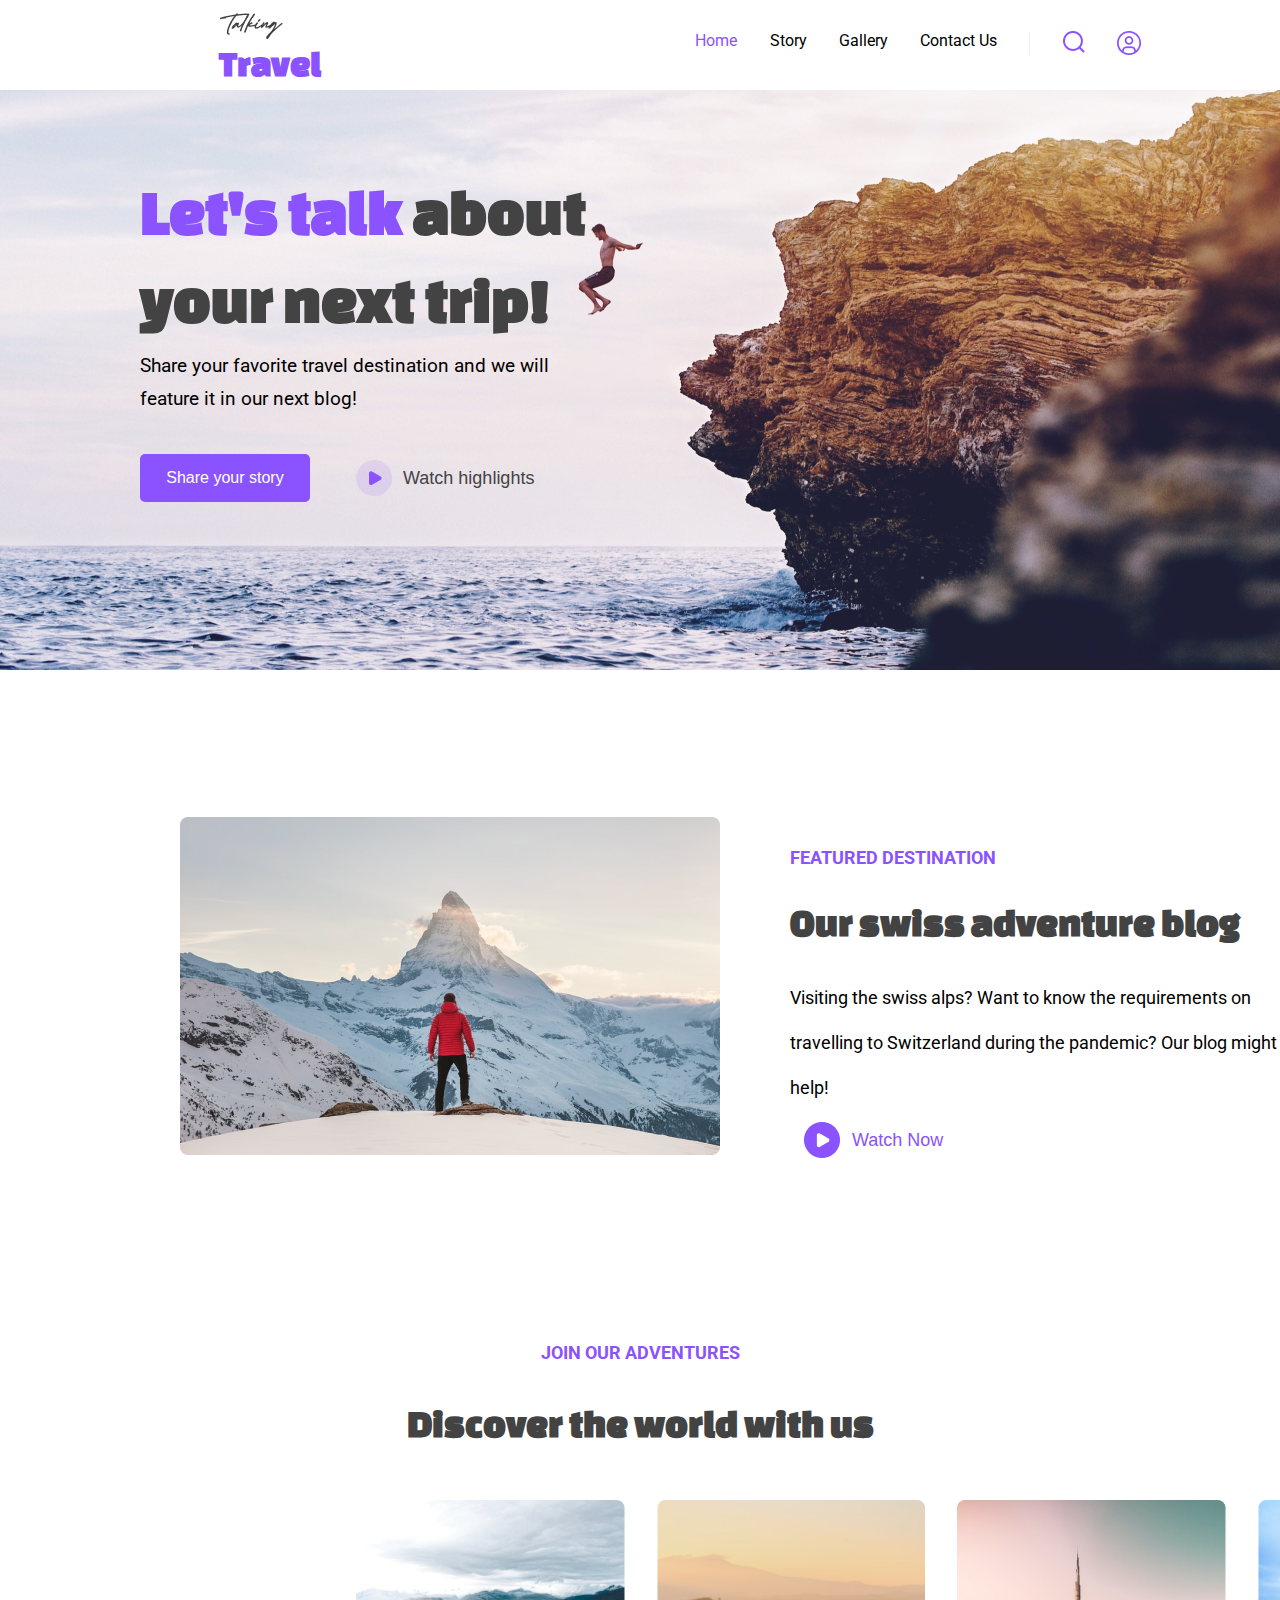
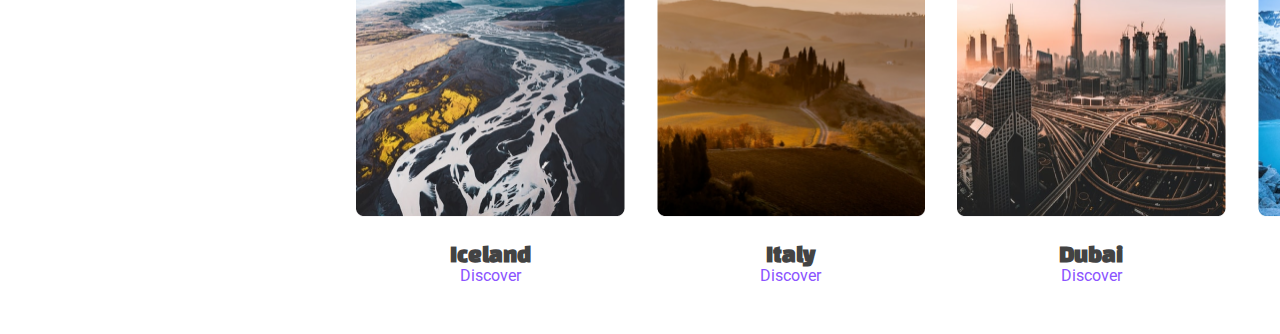
<file: index.html>
<!DOCTYPE html>
<html>
<head>
    <meta charset="UTF-8">
    <meta name="viewport" content="width=device-width, initial-scale=1.0">
    <title>Travel Blog</title>
    <link rel="stylesheet" href="style.css">
</head>
<body>
    <header class="header">
        <nav class="navbar">
            <div class="logo">
                <span class="logo-text-thin"><img src="Vector.png" alt="Vector-thin"></span>
                <span class="logo-text-bold">Travel</span>
            </div>
            <ul class="nav-links">
                <li><a href="#" class="active">Home</a></li>
                <li><a href="#">Story</a></li>
                <li><a href="#">Gallery</a></li>
                <li><a href="#">Contact Us</a></li>
            
                <a href="#"><img src="Seperator.png" alt="Seperator"></a>
                <a href="#"><img src="Header Search Icon.png" alt="Search"></a>
                <a href="#"><img src="Header Profile.png" alt="Profile"></a>
            </ul>  
            </div>
        </nav>
        <header class="hero-section">
            <div class="hero-content">
            <h1><span class="hero-content-text">Let's talk</span> about</h1>
            <h1>your next trip!</h1>
            <p>Share your favorite travel destination and we will</p> 
            <p>feature it in our next blog!</p>
                <div class="cta-buttons">
                    <button class="primary-btn">Share your story</button>
                    <button class="secondary-btn"><img src="Play Icon.png" alt="Play Icon" class="play-icon">Watch highlights</button>
                </div>
            </div>
        </header>
    </header>

    <main>
        <section class="featured-destination">
            <img src="Featured Image Container.png" alt="Swiss Alps" class="swiss-alps-img">
            <div class="destination-info">
                <h2>FEATURED DESTINATION</h2>
                <h3>Our swiss adventure blog</h3>
                <p>Visiting the swiss alps? Want to know the requirements on</p>
                <p>travelling to Switzerland during the pandemic? Our blog might</p>
                <p>help!</p>
                <button class="destination-btn"><img src="Play Icon 2.png" alt="Play Icon" class="play-icon-2">Watch Now</button>
            </div>
        </section>

        <section class="discover-section">
            <div class="discover-header">
                <h1>JOIN OUR ADVENTURES</h1>
                <h2>Discover the world with us</h2>
            </div>
            <div class="destinations">
                <div class="destinations-1">
                    <div class="destination">
                    <img src="Iceland card image.png" alt="Iceland">
                            <div class="destination-text">
                                <p>Iceland</p>
                                <span>Discover</span>
                            </div>
                    </div>
                    <div class="destination">
                        <img src="Italy card image.png" alt="Italy">
                            <div class="destination-text">
                                <p>Italy</p>
                                <span>Discover</span>
                            </div>
                    </div>
                    <div class="destination">
                        <img src="Dubai card image.png" alt="Dubai">
                                <div class="destination-text">
                                    <p>Dubai</p>
                                    <span>Discover</span>
                                </div>
                        </div>
                        <div class="destination">
                            <img src="Patagonia Card Image.png" alt="Patagonia">
                                <div class="destination-text">
                                    <p>Patagonia</p>
                                    <span>Discover</span>
                                </div>
                        </div>        
                </div>
            </div>
            </div>
        </section>
    </main>
</body>
</html>
</file>
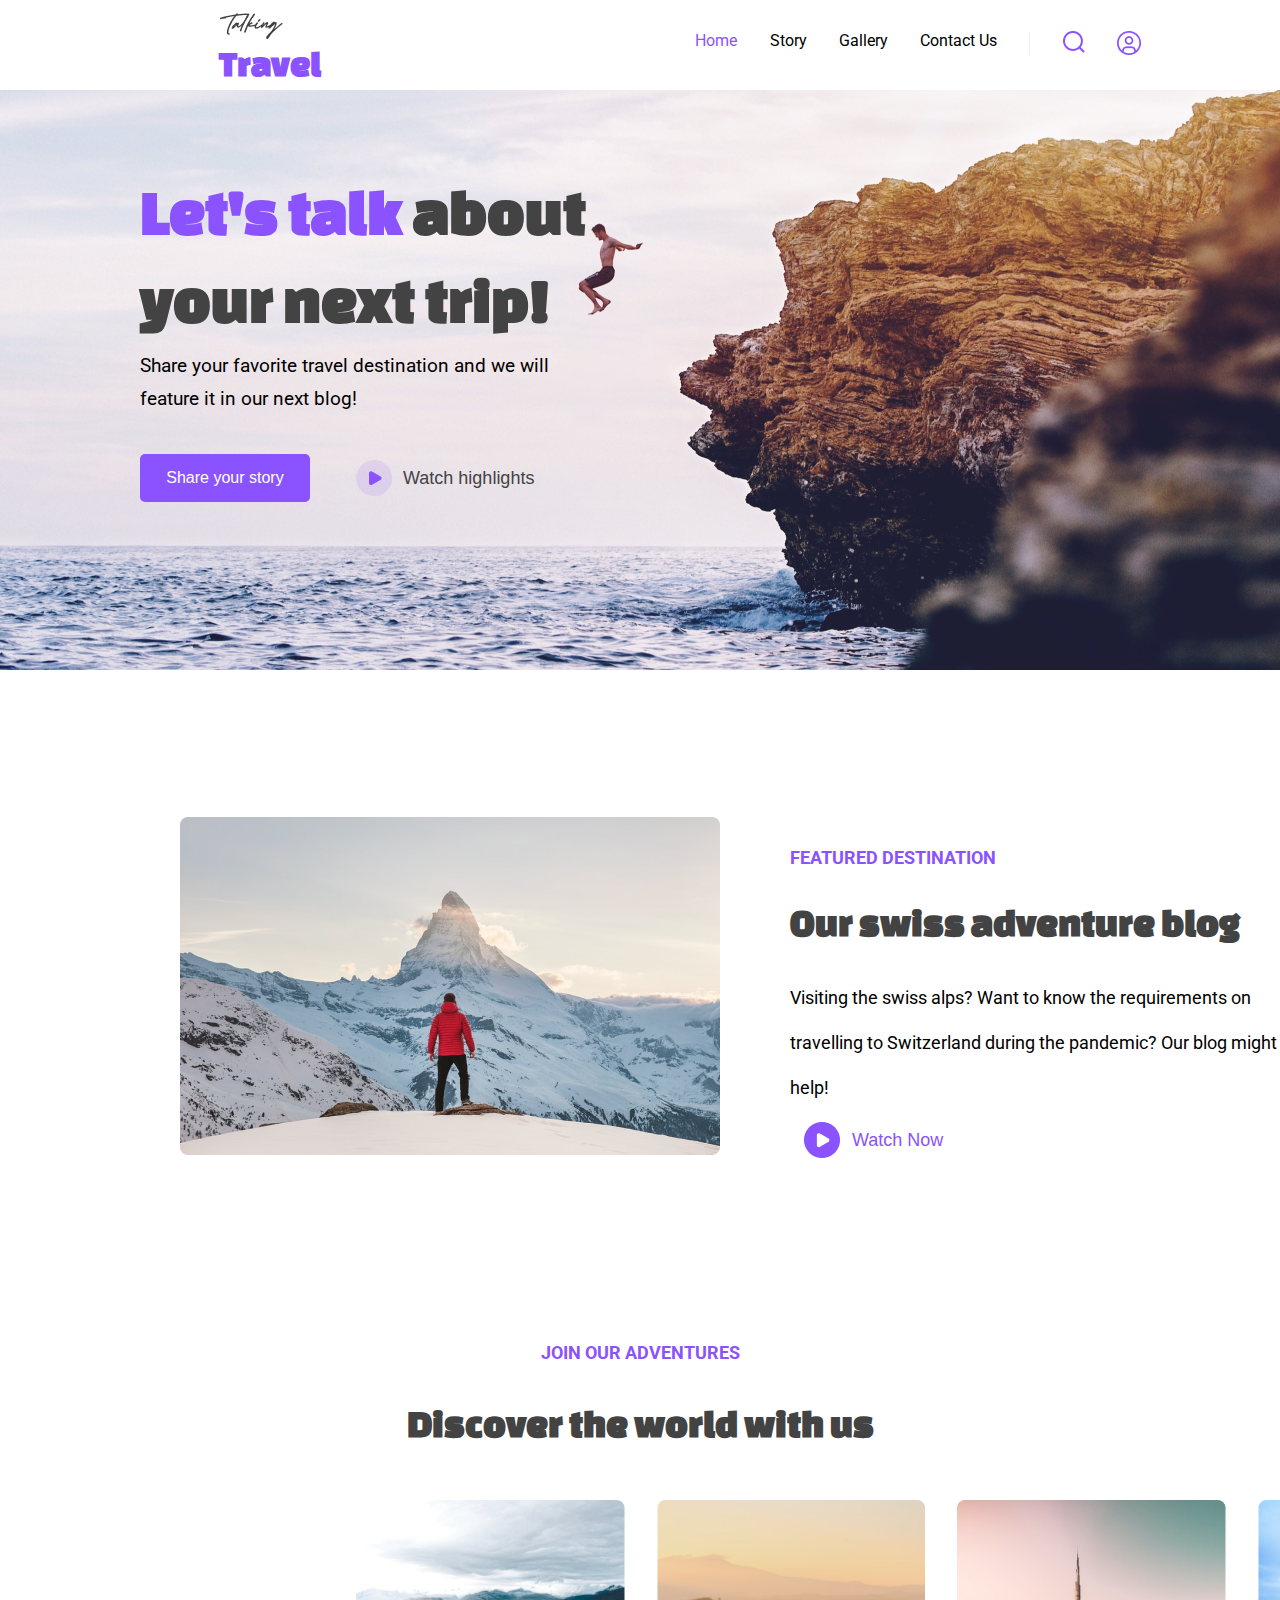
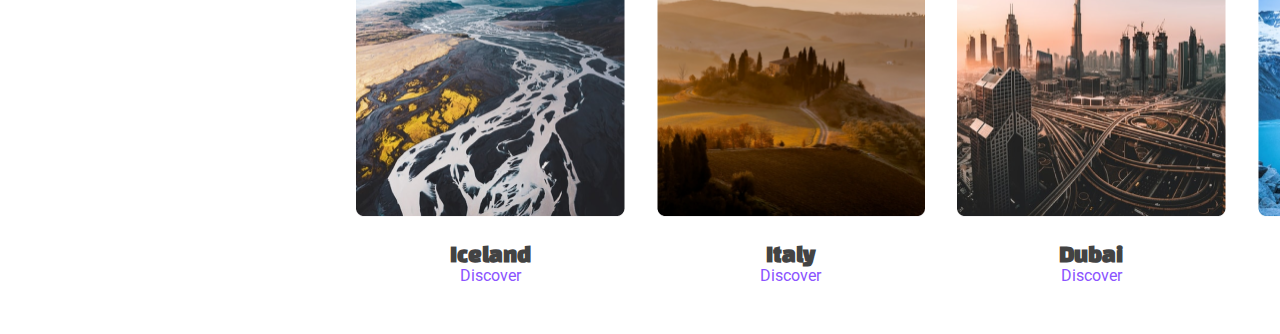
<file: first page/index.html>
<!DOCTYPE html>
<html>
<head>
    <meta charset="UTF-8">
    <meta name="viewport" content="width=device-width, initial-scale=1.0">
    <title>Travel Blog</title>
    <link rel="stylesheet" href="style.css">
</head>
<body>
    <header class="header">
        <nav class="navbar">
            <div class="logo">
                <span class="logo-text-thin"><img src="pictures/icons/Vector.png" alt="Vector-thin"></span>
                <span class="logo-text-bold">Travel</span>
            </div>
            <ul class="nav-links">
                <li><a href="#" class="active">Home</a></li>
                <li><a href="#">Story</a></li>
                <li><a href="#">Gallery</a></li>
                <li><a href="#">Contact Us</a></li>
            
                <a href="#"><img src="pictures/icons/Seperator.png" alt="Seperator"></a>
                <a href="#"><img src="pictures/icons/Header Search Icon.png" alt="Search"></a>
                <a href="#"><img src="pictures/icons/Header Profile.png" alt="Profile"></a>
            </ul>  
            </div>
        </nav>
        <header class="hero-section">
            <div class="hero-content">
            <h1><span class="hero-content-text">Let's talk</span> about</h1>
            <h1>your next trip!</h1>
            <p>Share your favorite travel destination and we will</p> 
            <p>feature it in our next blog!</p>
                <div class="cta-buttons">
                    <button class="primary-btn">Share your story</button>
                    <button class="secondary-btn"><img src="pictures/icons/Play Icon.png" alt="Play Icon" class="play-icon">Watch highlights</button>
                </div>
            </div>
        </header>
    </header>

    <main>
        <section class="featured-destination">
            <img src="pictures/photos/Featured Image Container.png" alt="Swiss Alps" class="swiss-alps-img">
            <div class="destination-info">
                <h2>FEATURED DESTINATION</h2>
                <h3>Our swiss adventure blog</h3>
                <p>Visiting the swiss alps? Want to know the requirements on</p>
                <p>travelling to Switzerland during the pandemic? Our blog might</p>
                <p>help!</p>
                <button class="destination-btn"><img src="pictures/icons/Play Icon 2.png" alt="Play Icon" class="play-icon-2">Watch Now</button>
            </div>
        </section>

        <section class="discover-section">
            <div class="discover-header">
                <h1>JOIN OUR ADVENTURES</h1>
                <h2>Discover the world with us</h2>
            </div>
            <div class="destinations">
                <div class="destinations-1">
                    <div class="destination">
                    <img src="pictures/photos/Iceland card image.png" alt="Iceland">
                            <div class="destination-text">
                                <p>Iceland</p>
                                <span>Discover</span>
                            </div>
                    </div>
                    <div class="destination">
                        <img src="pictures/photos/Italy card image.png" alt="Italy">
                            <div class="destination-text">
                                <p>Italy</p>
                                <span>Discover</span>
                            </div>
                    </div>
                    <div class="destination">
                        <img src="pictures/photos/Dubai card image.png" alt="Dubai">
                                <div class="destination-text">
                                    <p>Dubai</p>
                                    <span>Discover</span>
                                </div>
                        </div>
                        <div class="destination">
                            <img src="pictures/photos/Patagonia Card Image.png" alt="Patagonia">
                                <div class="destination-text">
                                    <p>Patagonia</p>
                                    <span>Discover</span>
                                </div>
                        </div>        
                </div>
            </div>
            </div>
        </section>
    </main>
</body>
</html>
</file>
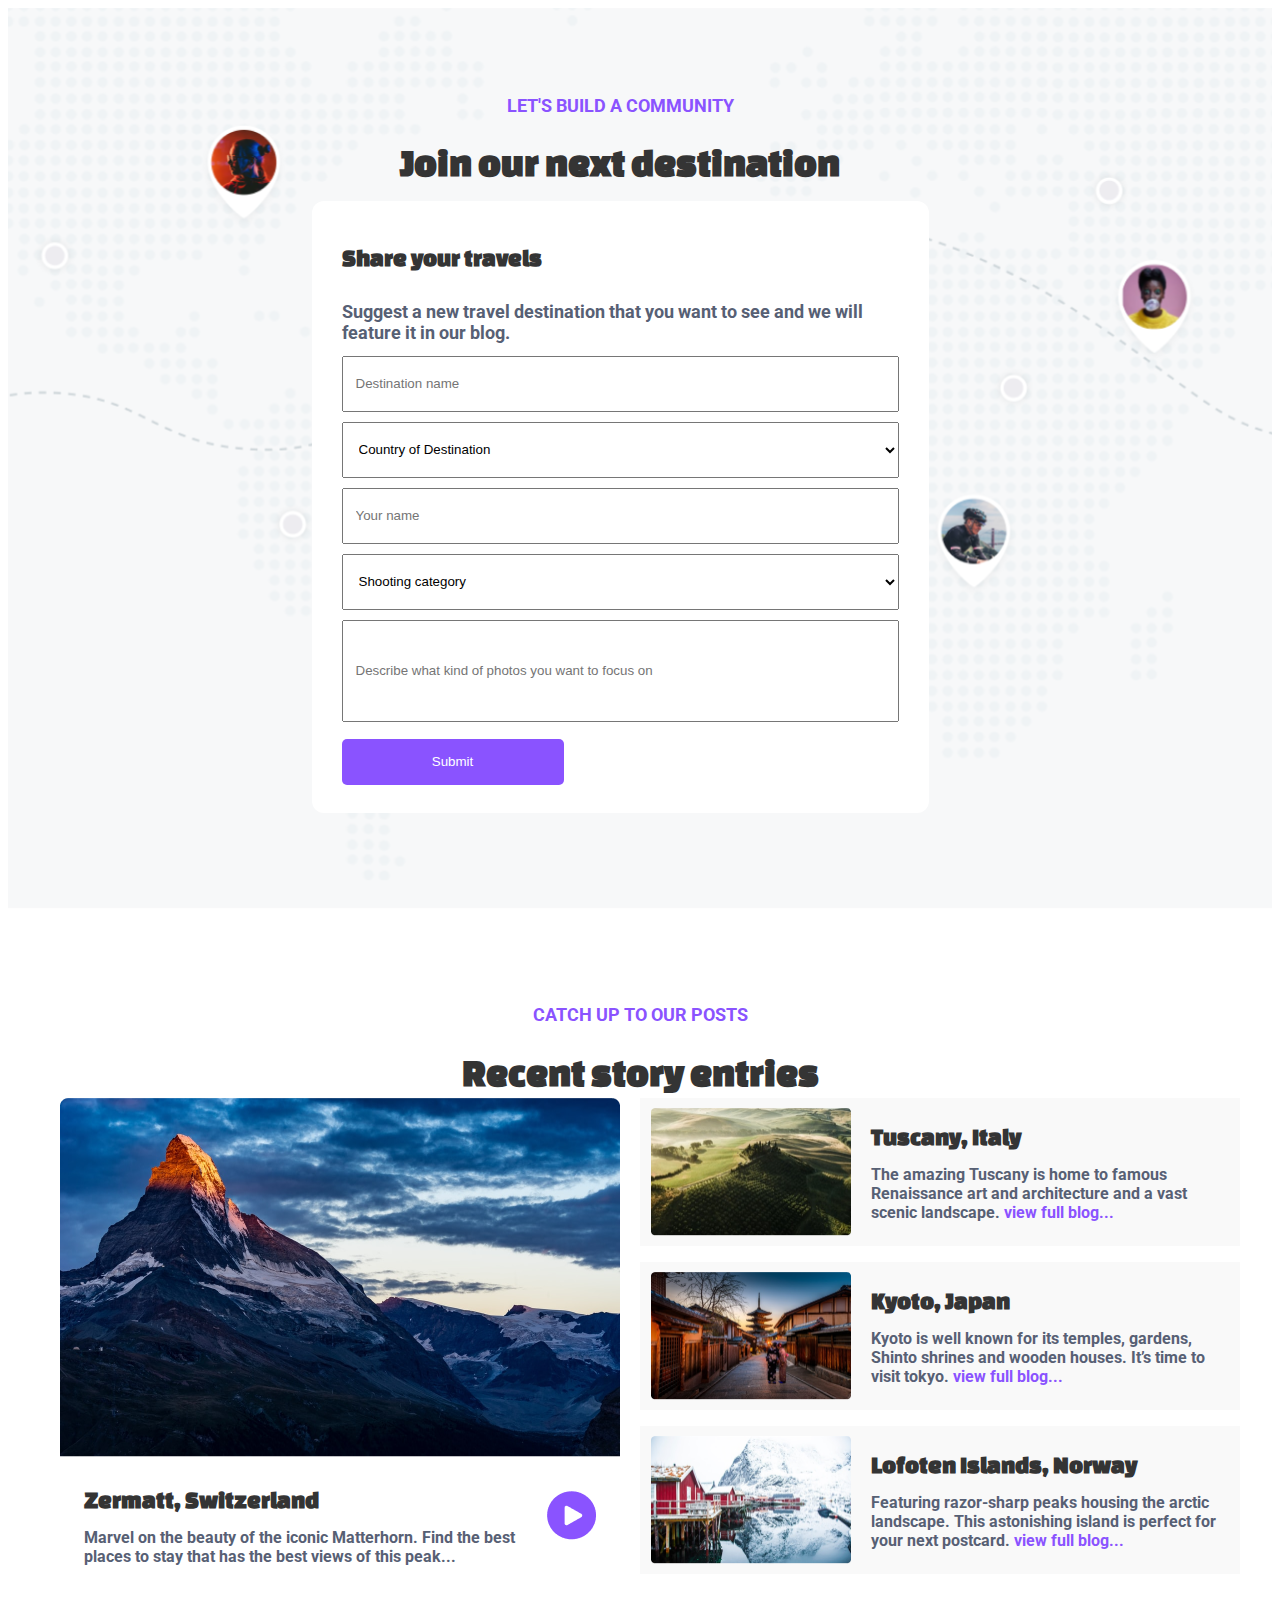
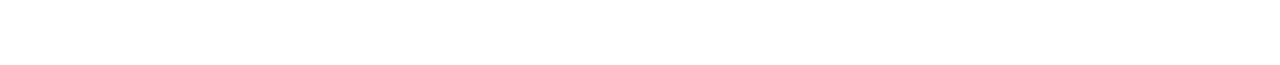
<file: second page/index.html>
<!DOCTYPE html>
<html>
<head>
    <meta charset="UTF-8">
    <meta name="viewport" content="width=device-width, initial-scale=1.0">
    <title>Travel Blog</title>
    <link rel="stylesheet" href="style.css">
</head>
<body>

    <div class="travel-section">
        <div class="travel-form">
            <div class="header">
                <h2>LET'S BUILD A COMMUNITY</h2>
                <h1>Join our next destination</h1>
            </div>
            <div class="form">
                <div class="form-text">
                    <h1>Share your travels</h1>
                    <h2>Suggest a new travel destination that you want to see and we will feature it in our blog.</h2>
                </div>
                <div class="form-fields">
                    <input type="text" placeholder="Destination name" required class="field-input">
                    <select required class="field">
                        <option value="" disabled selected>Country of Destination</option>
                        <option value="Switzerland">Switzerland</option>
                        <option value="Italy">Italy</option>
                        <option value="Japan">Japan</option>
                        <option value="Norway">Norway</option>
                    </select>
                    <input type="text" placeholder="Your name" required class="field-input">
                    <select required class="field">
                        <option value="" disabled selected>Shooting category</option>
                        <option value="Nature">Nature</option>
                        <option value="Architecture">Architecture</option>
                        <option value="Culture">Culture</option>
                    </select>
                    <input type="text" placeholder="Describe what kind of photos you want to focus on" required class="field-textarea">
                </div>
                <button>Submit</button>
            </div>
        </div>
    </div>
    <div class="stories-section">
        <div class="stories-titles">
            <h1>CATCH UP TO OUR POSTS</h1>
            <h2>Recent story entries</h2>
        </div>
        <div class="story-block">
            <div class="stories-left">
                <div class="story-big-card">
                    <img src="pictures/photos/Big Story Image.png" alt="Story Image">
                    <div class="story-body">
                        <div class="story-text-left">
                            <h1>Zermatt, Switzerland</h1>
                            <h2>Marvel on the beauty of the iconic Matterhorn. Find the best places to stay that has the best views of this peak...</h2>
                        </div>
                        <button>
                        <img src="pictures/icons/Play Button.png" alt="Play button">
                    </button>
                    </div>
                </div>
            </div>
            <div class="stories-rigth">
                <div class="stories-column">
                    <div class="story-card">
                        <img src="pictures/photos/Italy story Image.png" alt="Italy Story Image">
                        <div class="story-text-right">
                            <h1>Tuscany, Italy</h1>
                            <h2>The amazing Tuscany is home to famous Renaissance art and architecture and a vast scenic landscape.<span> view full blog...</span></h2>
                        </div>
                    </div>
                    <div class="story-card">
                        <img src="pictures/photos/Japan story Image.png" alt="Japan Story Image">
                        <div class="story-text-right">
                            <h1>Kyoto, Japan</h1>
                            <h2>Kyoto is well known for its temples, gardens, Shinto shrines and wooden houses. It’s time to visit tokyo.<span> view full blog...</span></h2>
                        </div>
                    </div>
                    <div class="story-card">
                        <img src="pictures/photos/Norway story Image.png" alt="Japan Story Image">
                        <div class="story-text-right">
                            <h1>Lofoten Islands, Norway</h1>
                            <h2>Featuring razor-sharp peaks housing the arctic landscape. This astonishing island is perfect for your next postcard.<span> view full blog...</span></h2>
                        </div>
                    </div>
                </div>

            </div>
        </div>
    </div>
</body>
</html>
</file>
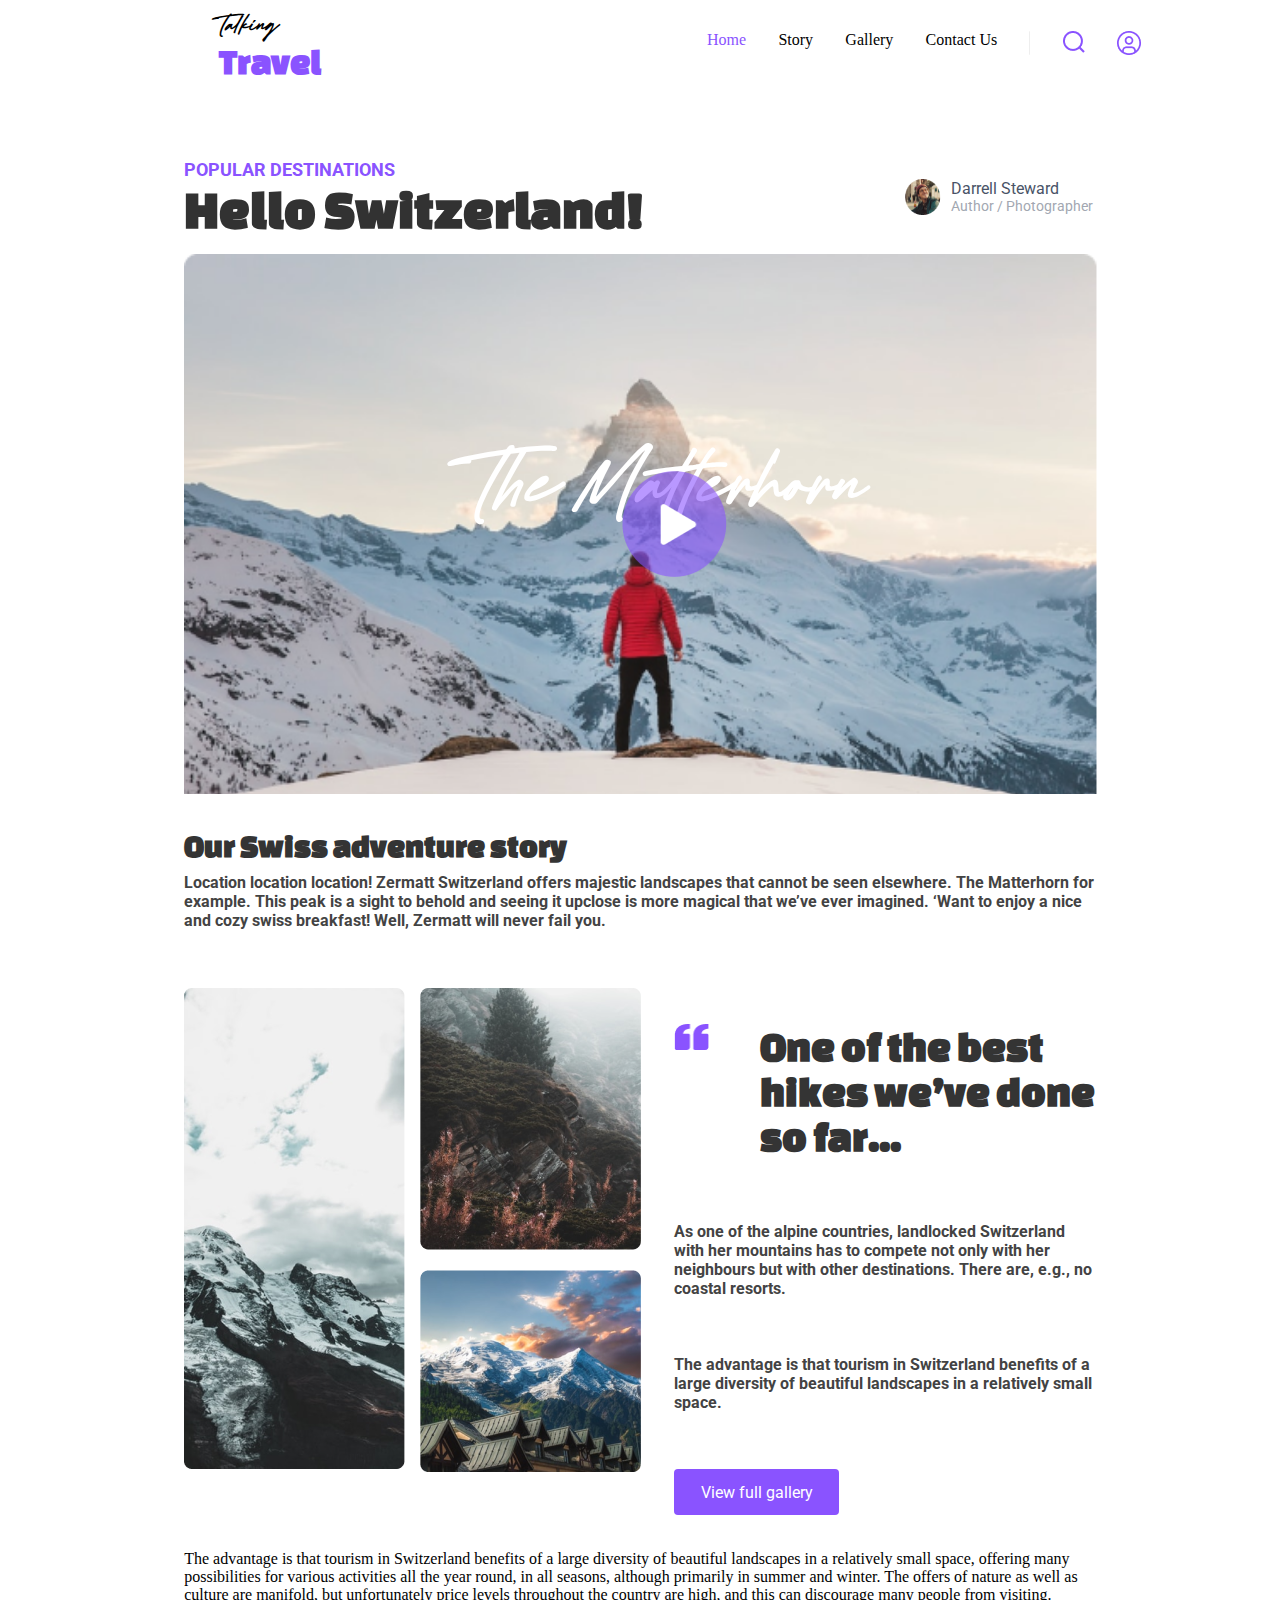
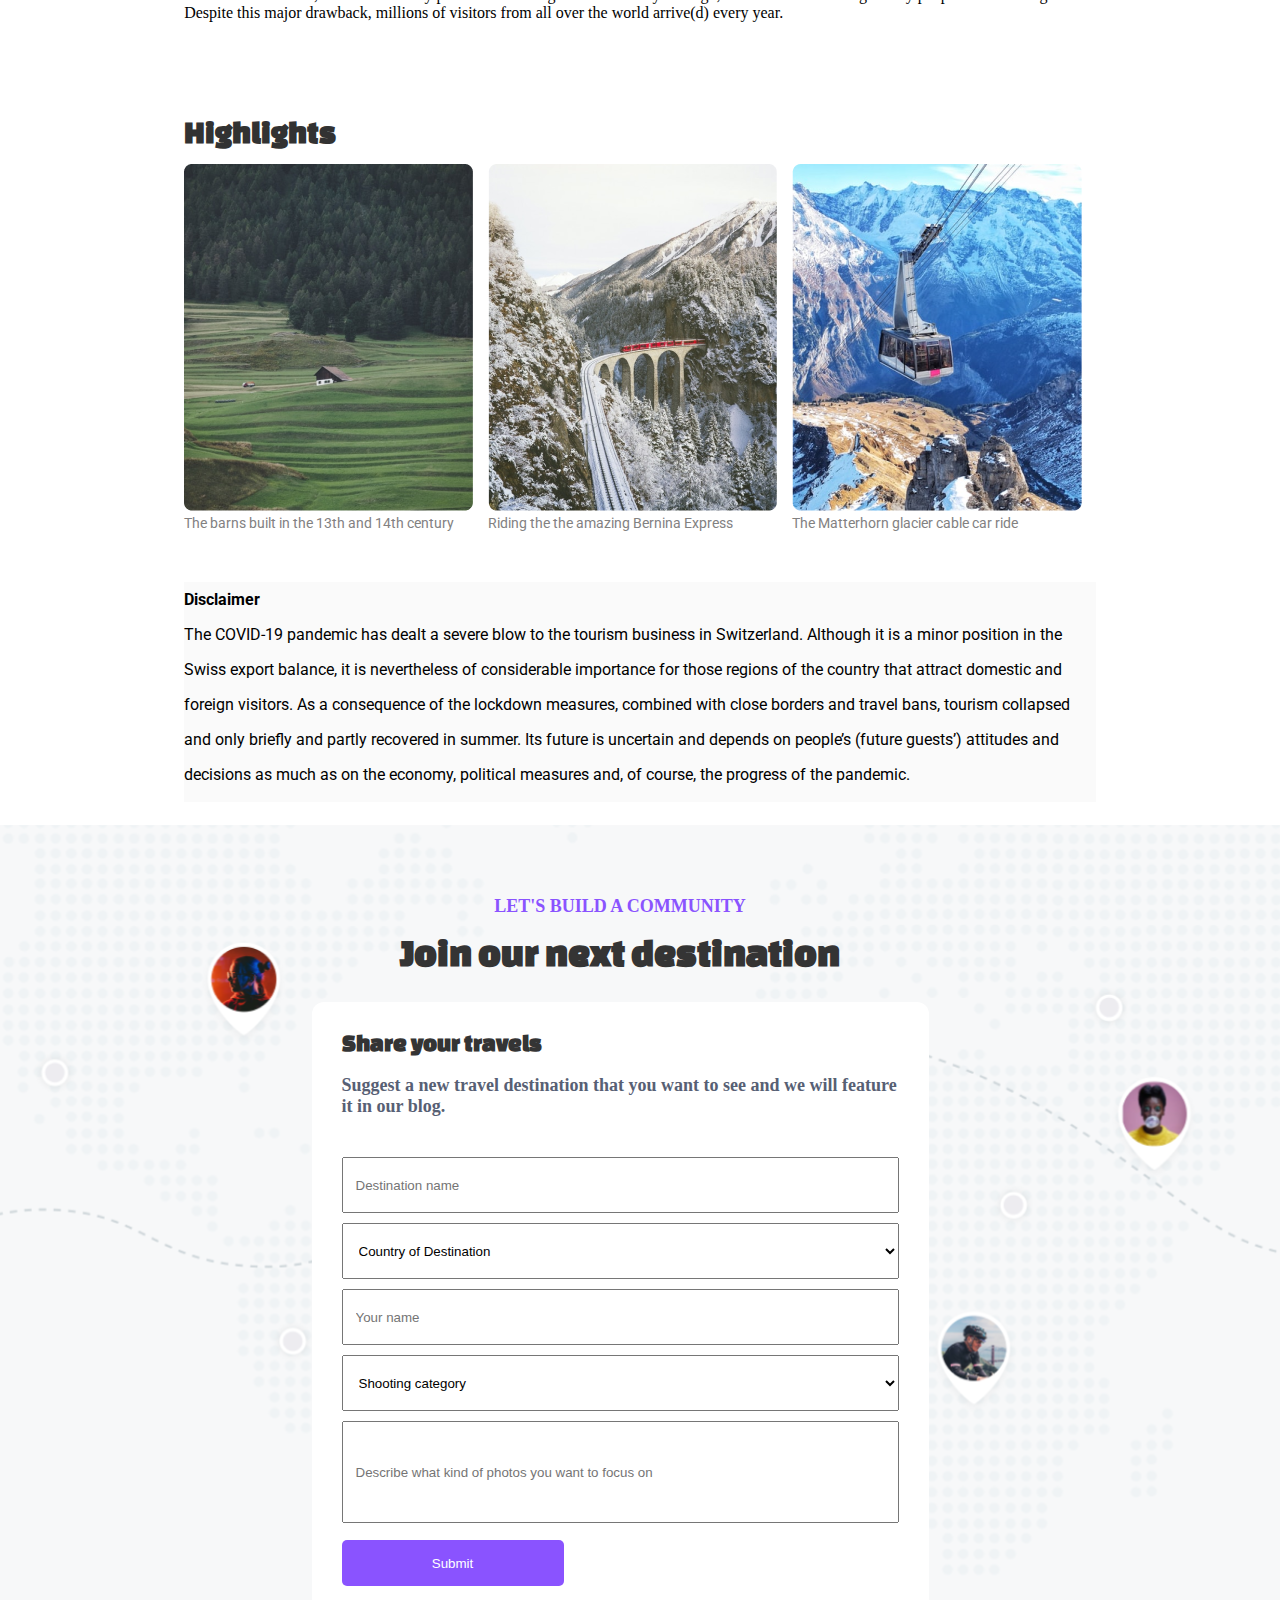
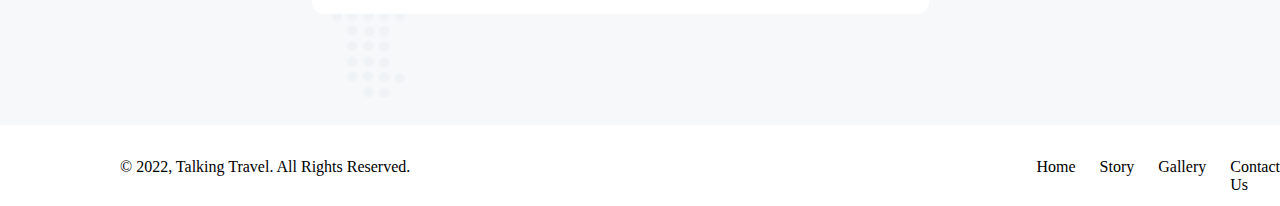
<file: blog article page.html>
<!DOCTYPE html>
<html>
<head>
    <meta charset="UTF-8">
    <meta name="viewport" content="width=device-width, initial-scale=1.0">
    <title>Travel Blog</title>
    <link rel="stylesheet" href="styles/disclaimer-section.css">
    <link rel="stylesheet" href="styles/header.css">
    <link rel="stylesheet" href="styles/elements.css">
    <link rel="stylesheet" href="styles/fonts.css">
    <link rel="stylesheet" href="styles/travels-section.css">
    <link rel="stylesheet" href="styles/footer.css">
</head>
<body>
    <header class="header">
        <nav class="navbar">
            <div class="logo">
                <span class="logo-text-thin">Talking</span>
                <span class="logo-text-bold">Travel</span>
            </div>
            <ul class="nav-links">
                <li><a href="#" class="active">Home</a></li>
                <li><a href="#">Story</a></li>
                <li><a href="#">Gallery</a></li>
                <li><a href="#">Contact Us</a></li>
            
                <a href="#"><img src="images/icons/Seperator.png" alt="Seperator"></a>
                <a href="#"><img src="images/icons/Header Search Icon.png" alt="Search"></a>
                <a href="#"><img src="images/icons/Header Profile.png" alt="Profile"></a>
            </ul>  
        </nav>
    </header>
    <div class="blog-article">
        <div class="hero-section">
            <div class="hero-header">
                <div class="article-title">
                    <h1>POPULAR DESTINATIONS</h1>
                    <h2>Hello Switzerland!</h2>
                </div>
                <div class="article-author">
                    <img src="images/icons/Avatar.png" alt="Avatar" class="author-icon">
                    <div class="author-text">
                        <p class="up-text">Darrell Steward</p>
                        <p class="down-text">Author / Photographer</p>
                    </div>
                </div>
            </div>
            <div class="hero-video">
                <img src="images/icons/Play button transparent.png" alt="Play button transparent">
                <p class="Matterhorn">The Matterhorn</p>
            </div>
        </div>
        <div class="clincher-pagagraph">
            <h1>Our Swiss adventure story</h1>
            <h2>Location location location! Zermatt Switzerland offers majestic landscapes that cannot be seen elsewhere. The Matterhorn for example. This peak is a sight to behold and seeing it upclose is more magical that we’ve ever imagined. ‘Want to enjoy a nice and cozy swiss breakfast! Well, Zermatt will never fail you.</h2>
        </div>
        <div class="callout-section">
            <div class="callout-images">
                <img src="/images/photos/Callout Swiss Winter Image.png" alt="Swiss Winter">
                <div class="callout-images-column">
                    <img src="/images/photos/Callout Switzerland Mountains Pop-up.png" alt="Switzerland Mountains">
                    <img src="images/photos/Callout Switzerland sunset image.png" alt="Switzerland sunset" class="switzerland-sunset">
                </div>
            </div>
            <div class="callout-copywriting">
                <div class="callout-title">
                    <img src="/images/icons/Quotation marks.png" alt="Quotation marks">
                    <h1>One of the best hikes we’ve done so far...</h1>
                </div>
                <h1>As one of the alpine countries, landlocked Switzerland with her mountains has to compete not only with her neighbours but with other destinations. There are, e.g., no coastal resorts. </h1>
                <h2>The advantage is that tourism in Switzerland benefits of a large diversity of beautiful landscapes in a relatively small space.</h2>
                <button>View full gallery</button>
            </div>
        </div>
        <p class="conclusion-text">The advantage is that tourism in Switzerland benefits of a large diversity of beautiful landscapes in a relatively small space, offering many possibilities for various activities all the year round, in all seasons, although primarily in summer and winter. The offers of nature as well as culture are manifold, but unfortunately price levels throughout the country are high, and this can discourage many people from visiting. Despite this major drawback, millions of visitors from all over the world arrive(d) every year.</p>
        <div class="highlights-section">
            <h1>Highlights</h1>
            <div class="highlights-row">
                <div class="highlight-card">
                    <img src="/images/photos/Highlight barns.png" alt="Highlight barns">
                    <p>The barns built in the 13th and 14th century</p>
                </div>
                <div class="highlight-card">
                    <img src="/images/photos/Highlight Bernina Express.png" alt="Highlights Bernina Express">
                    <p>Riding the the amazing Bernina Express</p>
                </div>
                <div class="highlight-card">
                    <img src="/images/photos/Highlight cable car.png" alt="Highlight cable car">
                    <p>The Matterhorn glacier cable car ride</p>
                </div>
            </div>
        </div>
        <div class="disclaimer-section">
            <p><B>Disclaimer</B></p>
            <p>The COVID-19 pandemic has dealt a severe blow to the tourism business in Switzerland. Although it is a minor position in the Swiss export balance, it is nevertheless of considerable importance for those regions of the country that attract domestic and foreign visitors. As a consequence of the lockdown measures, combined with close borders and travel bans, tourism collapsed and only briefly and partly recovered in summer. Its future is uncertain and depends on people’s (future guests’) attitudes and decisions as much as on the economy, political measures and, of course, the progress of the pandemic.</p>
        </div>
    </div>
    <div class="travel-section">
        <div class="travel-form">
            <div class="travel-header">
                <h2>LET'S BUILD A COMMUNITY</h2>
                <h1>Join our next destination</h1>
            </div>
            <div class="form">
                <div class="form-text">
                    <h1>Share your travels</h1>
                    <h2>Suggest a new travel destination that you want to see and we will feature it in our blog.</h2>
                </div>
                <div class="form-fields">
                    <input type="text" placeholder="Destination name" required class="field">
                    <select required class="field">
                        <option value="" disabled selected>Country of Destination</option>
                        <option value="Switzerland">Switzerland</option>
                        <option value="Italy">Italy</option>
                        <option value="Japan">Japan</option>
                        <option value="Norway">Norway</option>
                    </select>
                    <input type="text" placeholder="Your name" required class="field">
                    <select required class="field">
                        <option value="" disabled selected>Shooting category</option>
                        <option value="Nature">Nature</option>
                        <option value="Architecture">Architecture</option>
                        <option value="Culture">Culture</option>
                    </select>
                    <input type="text" placeholder="Describe what kind of photos you want to focus on" required class="field-textarea">
                </div>
                <button>Submit</button>
            </div>
        </div>
    </div>
    <div class="footer">
        <div class="copyright">
            <p>© 2022, Talking Travel. All Rights Reserved.</p>
        </div>
        <ul class="footer-links">
            <li><a href="#" class="active">Home</a></li>
            <li><a href="#">Story</a></li>
            <li><a href="#">Gallery</a></li>
            <li><a href="#">Contact Us</a></li>
        </ul>
    </div>
</body>
</html>
</file>
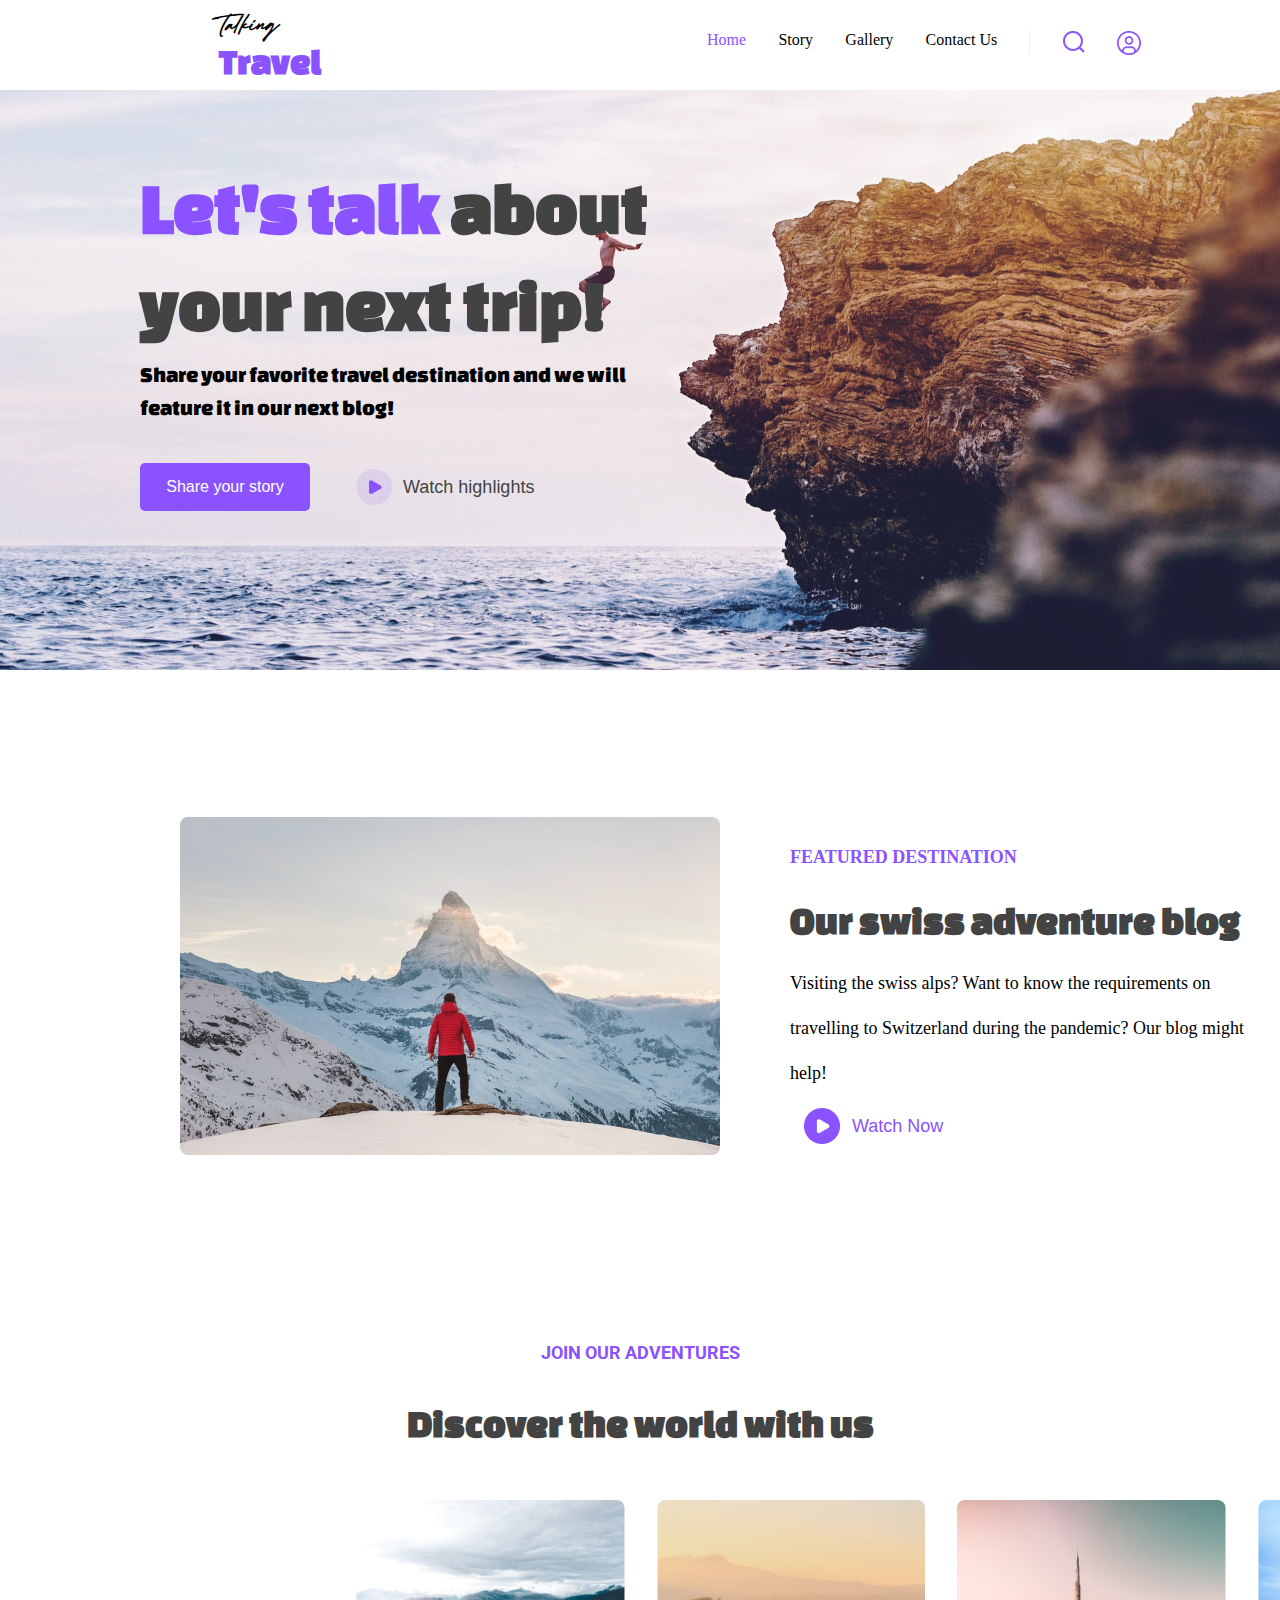
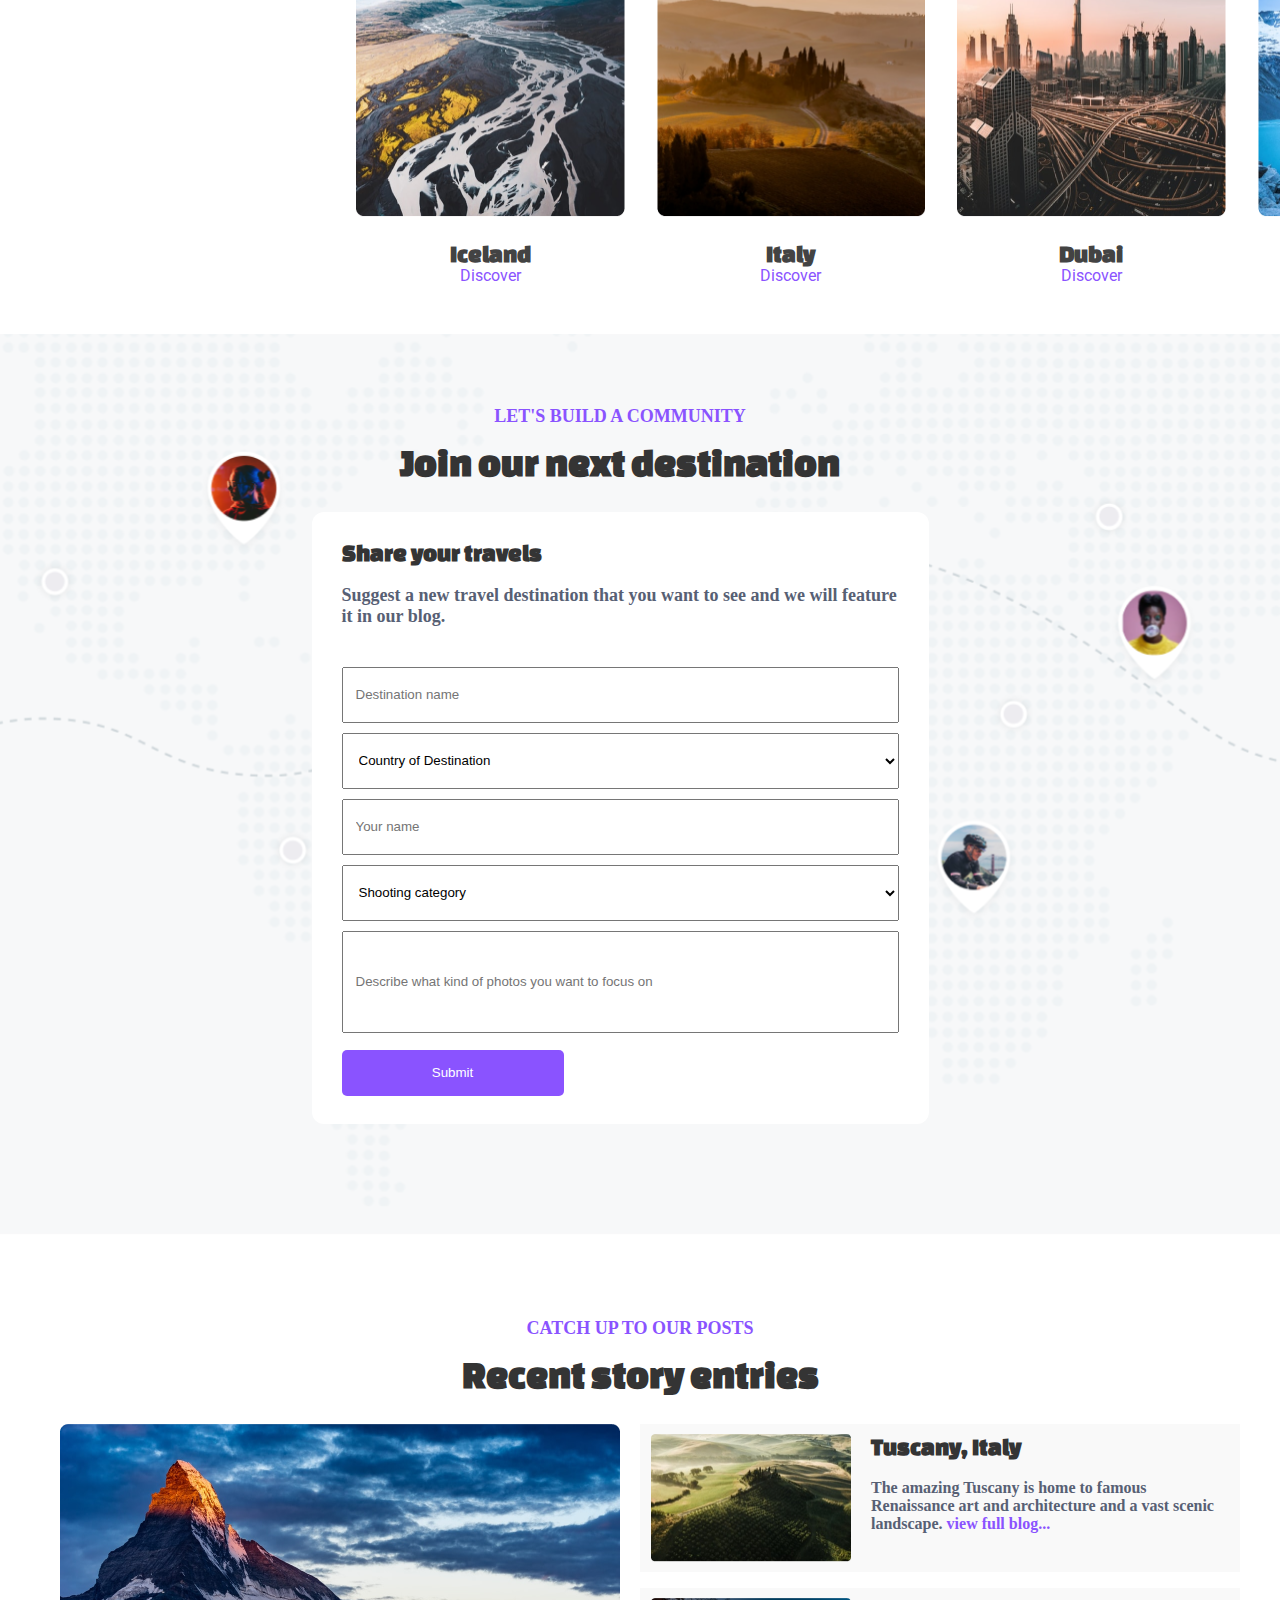
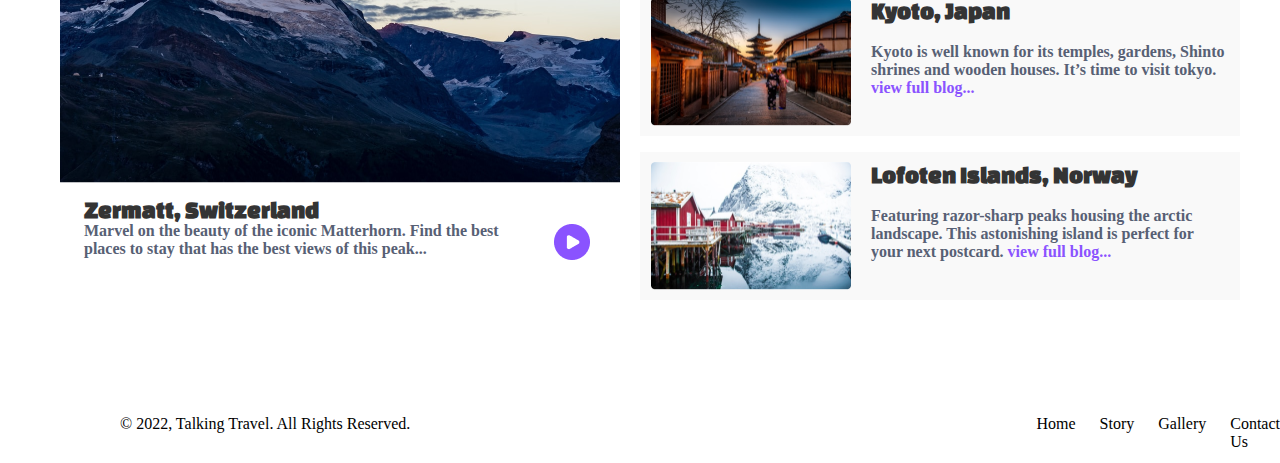
<file: home page.html>
<!DOCTYPE html>
<html>
<head>
    <meta charset="UTF-8">
    <meta name="viewport" content="width=device-width, initial-scale=1.0">
    <title>Travel Blog</title>
    <link rel="stylesheet" href="styles/footer.css">
    <link rel="stylesheet" href="styles/elements.css">
    <link rel="stylesheet" href="styles/fonts.css">
    <link rel="stylesheet" href="styles/header.css">
    <link rel="stylesheet" href="styles/hero-section.css">
    <link rel="stylesheet" href="styles/destination-section.css">
    <link rel="stylesheet" href="styles/discover-section.css">
    <link rel="stylesheet" href="styles/travels-section.css">
    <link rel="stylesheet" href="styles/story-section.css">
</head>
<body>
    <header class="header">
        <nav class="navbar">
            <div class="logo">
                <span class="logo-text-thin">Talking</span>
                <span class="logo-text-bold">Travel</span>
            </div>
            <ul class="nav-links">
                <li><a href="#" class="active">Home</a></li>
                <li><a href="#">Story</a></li>
                <li><a href="#">Gallery</a></li>
                <li><a href="#">Contact Us</a></li>
            
                <a href="#"><img src="images/icons/Seperator.png" alt="Seperator"></a>
                <a href="#"><img src="images/icons/Header Search Icon.png" alt="Search"></a>
                <a href="#"><img src="images/icons/Header Profile.png" alt="Profile"></a>
            </ul>  
        </nav>
    </header>    
    <div class="hero-section">
        <div class="hero-content">
            <h1><span class="hero-content-text">Let's talk</span> about</h1>
            <h1>your next trip!</h1>
            <p>Share your favorite travel destination and we will</p> 
            <p>feature it in our next blog!</p>
            <div class="cta-buttons">
                <button class="primary-btn">Share your story</button>
                <button class="secondary-btn"><img src="images/icons/Play Icon.png" alt="Play Icon" class="play-icon">Watch highlights</button>
            </div>
        </div>
    </div>
    

    <main>
        <section class="featured-destination">
            <img src="images/photos/Featured Image Container.png" alt="Swiss Alps" class="swiss-alps-img">
            <div class="destination-info">
                <h2>FEATURED DESTINATION</h2>
                <h3>Our swiss adventure blog</h3>
                <p>Visiting the swiss alps? Want to know the requirements on</p>
                <p>travelling to Switzerland during the pandemic? Our blog might</p>
                <p>help!</p>
                <button class="destination-btn"><img src="images/icons/Play Icon 2.png" alt="Play Icon" class="play-icon-2">Watch Now</button>
            </div>
        </section>

        <section class="discover-section">
            <div class="discover-header">
                <h1>JOIN OUR ADVENTURES</h1>
                <h2>Discover the world with us</h2>
            </div>
            <div class="destinations">
                <div class="destinations-1">
                    <div class="destination">
                    <img src="images/photos/Iceland card image.png" alt="Iceland">
                            <div class="destination-text">
                                <p>Iceland</p>
                                <span>Discover</span>
                            </div>
                    </div>
                    <div class="destination">
                        <img src="images/photos/Italy card image.png" alt="Italy">
                            <div class="destination-text">
                                <p>Italy</p>
                                <span>Discover</span>
                            </div>
                    </div>
                    <div class="destination">
                        <img src="images/photos/Dubai card image.png" alt="Dubai">
                                <div class="destination-text">
                                    <p>Dubai</p>
                                    <span>Discover</span>
                                </div>
                        </div>
                        <div class="destination">
                            <img src="images/photos/Patagonia Card Image.png" alt="Patagonia">
                                <div class="destination-text">
                                    <p>Patagonia</p>
                                    <span>Discover</span>
                                </div>
                        </div>        
                </div>
            </div>
            </div>
        </section>
    </main>
    <div class="travel-section">
        <div class="travel-form">
            <div class="travel-header">
                <h2>LET'S BUILD A COMMUNITY</h2>
                <h1>Join our next destination</h1>
            </div>
            <div class="form">
                <div class="form-text">
                    <h1>Share your travels</h1>
                    <h2>Suggest a new travel destination that you want to see and we will feature it in our blog.</h2>
                </div>
                <div class="form-fields">
                    <input type="text" placeholder="Destination name" required class="field">
                    <select required class="field">
                        <option value="" disabled selected>Country of Destination</option>
                        <option value="Switzerland">Switzerland</option>
                        <option value="Italy">Italy</option>
                        <option value="Japan">Japan</option>
                        <option value="Norway">Norway</option>
                    </select>
                    <input type="text" placeholder="Your name" required class="field">
                    <select required class="field">
                        <option value="" disabled selected>Shooting category</option>
                        <option value="Nature">Nature</option>
                        <option value="Architecture">Architecture</option>
                        <option value="Culture">Culture</option>
                    </select>
                    <input type="text" placeholder="Describe what kind of photos you want to focus on" required class="field-textarea">
                </div>
                <button>Submit</button>
            </div>
        </div>
    </div>
    <div class="stories-section">
        <div class="stories-titles">
            <h1>CATCH UP TO OUR POSTS</h1>
            <h2>Recent story entries</h2>
        </div>
        <div class="story-block">
            <div class="stories-left">
                <div class="story-big-card">
                    <img src="images/photos/Big Story Image.png" alt="Story Image">
                    <div class="story-body">
                        <div class="story-text-left">
                            <h1>Zermatt, Switzerland</h1>
                            <h2>Marvel on the beauty of the iconic Matterhorn. Find the best places to stay that has the best views of this peak...</h2>
                        </div>
                        <button>
                        <img src="images/icons/Play Icon 2.png" alt="Play button">
                    </button>
                    </div>
                </div>
            </div>
            <div class="stories-rigth">
                <div class="stories-column">
                    <div class="story-card">
                        <img src="images/photos/Italy story Image.png" alt="Italy Story Image">
                        <div class="story-text-right">
                            <h1>Tuscany, Italy</h1>
                            <h2>The amazing Tuscany is home to famous Renaissance art and architecture and a vast scenic landscape.<span> view full blog...</span></h2>
                        </div>
                    </div>
                    <div class="story-card">
                        <img src="images/photos/Japan story Image.png" alt="Japan Story Image">
                        <div class="story-text-right">
                            <h1>Kyoto, Japan</h1>
                            <h2>Kyoto is well known for its temples, gardens, Shinto shrines and wooden houses. It’s time to visit tokyo.<span> view full blog...</span></h2>
                        </div>
                    </div>
                    <div class="story-card">
                        <img src="images/photos/Norway story Image.png" alt="Japan Story Image">
                        <div class="story-text-right">
                            <h1>Lofoten Islands, Norway</h1>
                            <h2>Featuring razor-sharp peaks housing the arctic landscape. This astonishing island is perfect for your next postcard.<span> view full blog...</span></h2>
                        </div>
                    </div>
                </div>
            </div>
        </div>
    </div>
    <div class="footer">
        <div class="copyright">
            <p>© 2022, Talking Travel. All Rights Reserved.</p>
        </div>
        <ul class="footer-links">
            <li><a href="#" class="active">Home</a></li>
            <li><a href="#">Story</a></li>
            <li><a href="#">Gallery</a></li>
            <li><a href="#">Contact Us</a></li>
        </ul>
    </div>
</body>
</html>
</file>
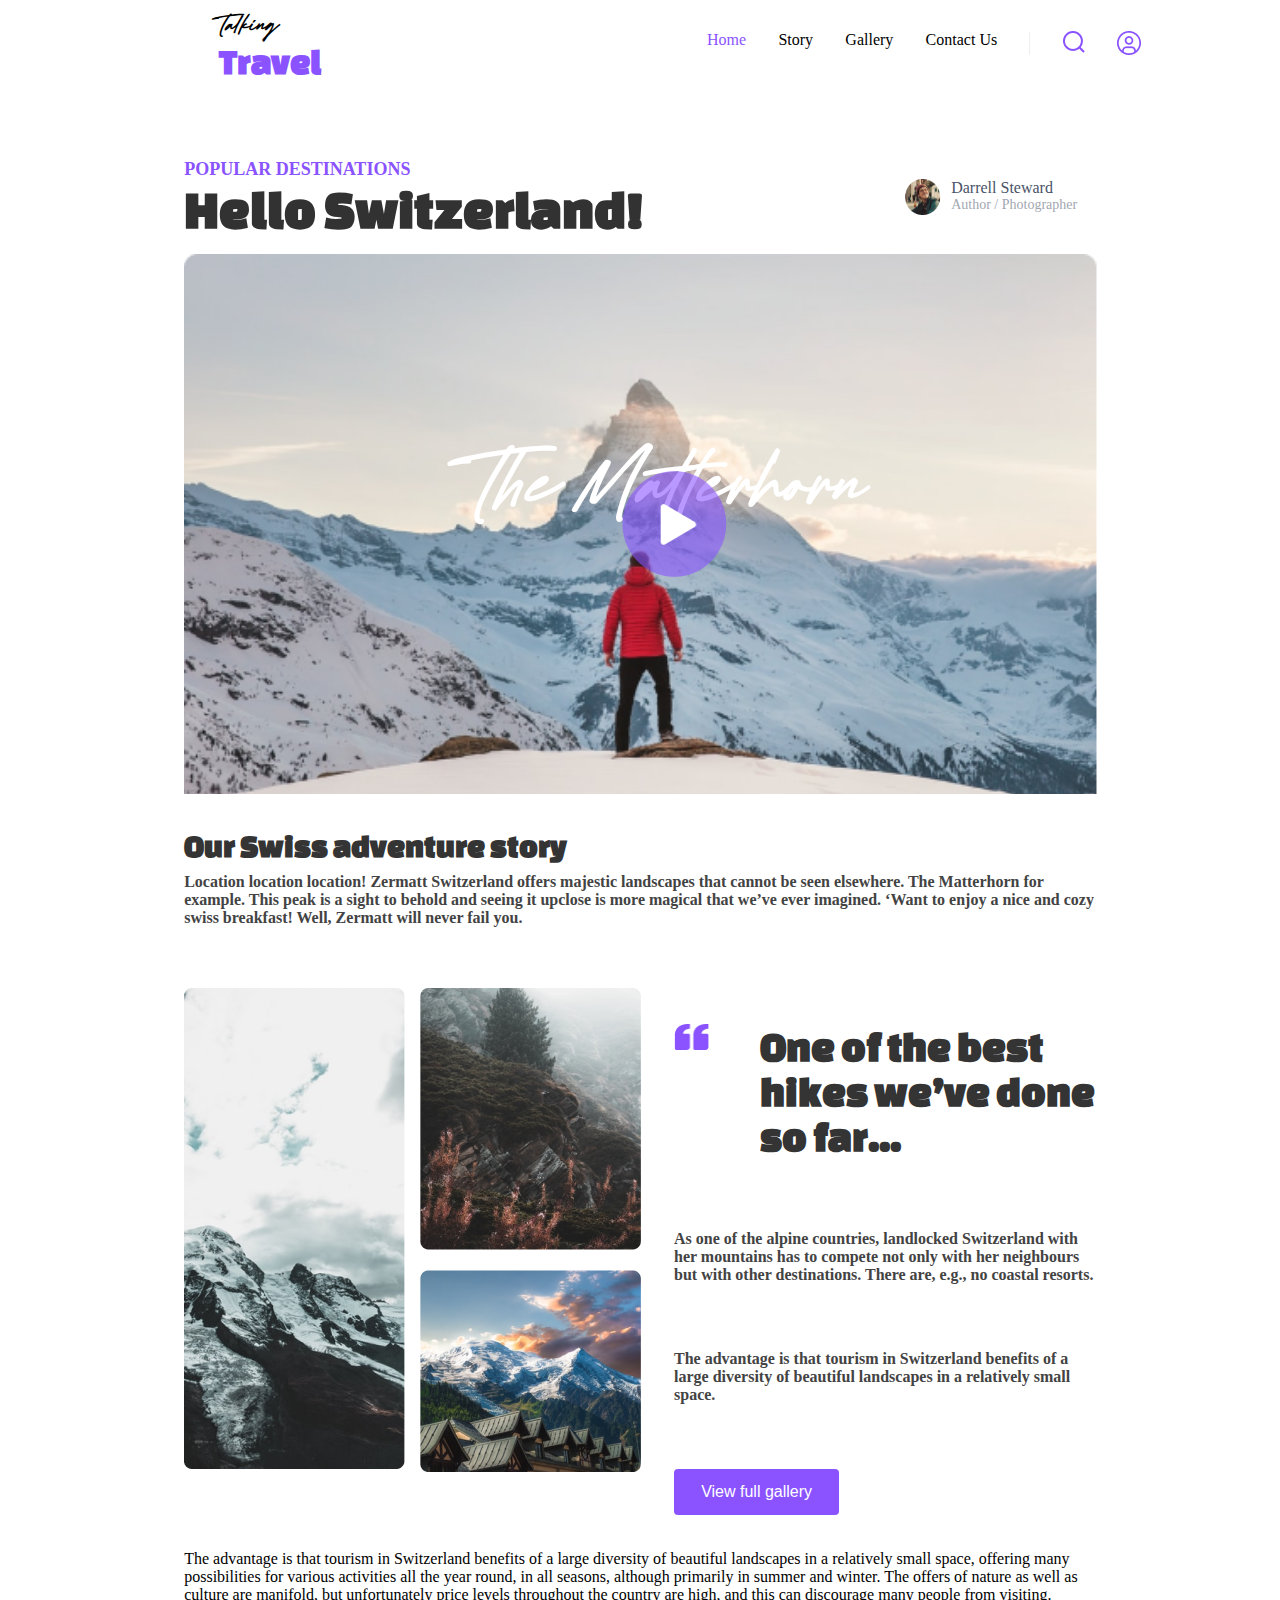
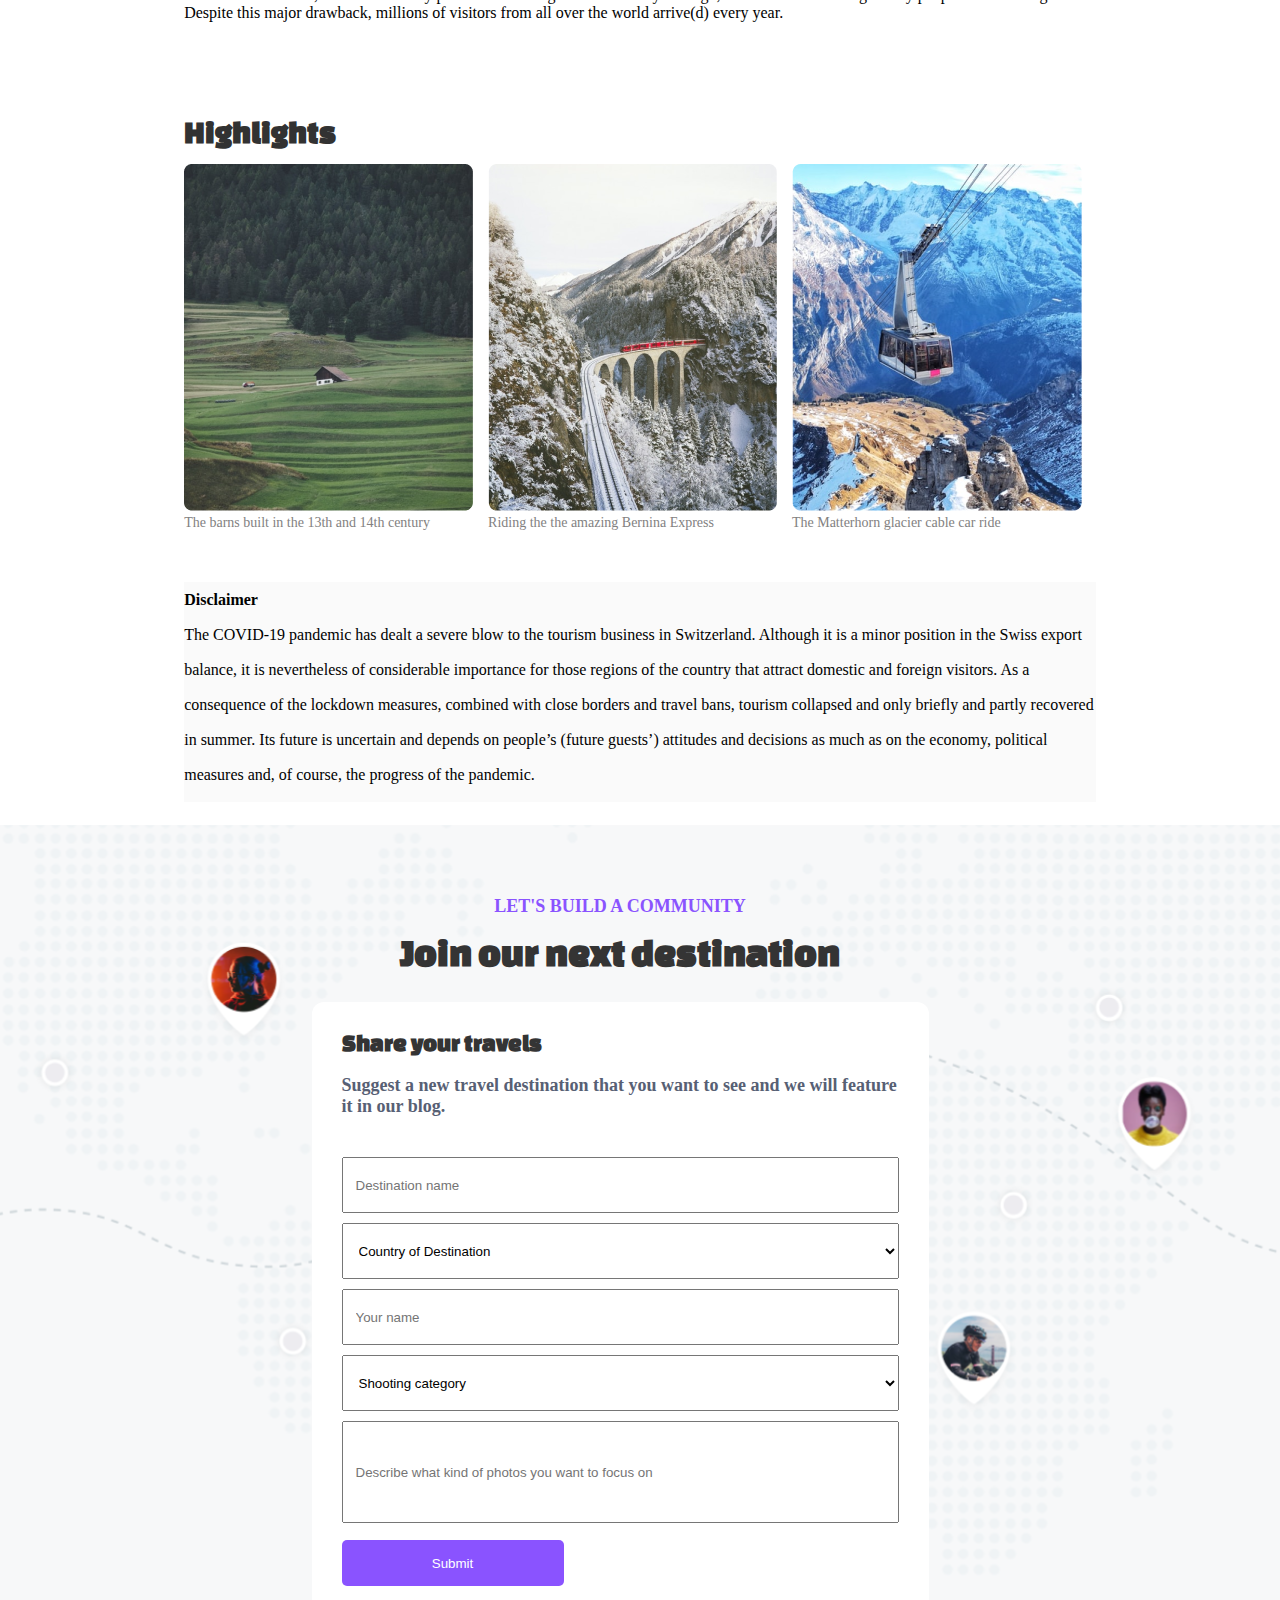
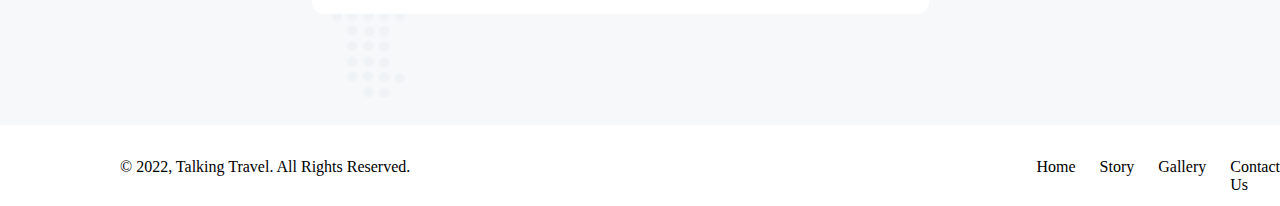
<file: pages/blog article.html>
<!DOCTYPE html>
<html>
<head>
    <meta charset="UTF-8">
    <meta name="viewport" content="width=device-width, initial-scale=1.0">
    <title>Travel Blog</title>
    <link rel="stylesheet" href="../styles/blog-article.css">
    <link rel="stylesheet" href="../styles/header.css">
    <link rel="stylesheet" href="../styles/elements.css">
    <link rel="stylesheet" href="../styles/fonts.css">
    <link rel="stylesheet" href="../styles/travels-section.css">
    <link rel="stylesheet" href="../styles/footer.css">
</head>
<body>
    <header class="header">
        <nav class="navbar">
            <div class="logo">
                <span class="logo-text-thin">Talking</span>
                <span class="logo-text-bold">Travel</span>
            </div>
            <ul class="nav-links">
                <li><a href="#" class="active">Home</a></li>
                <li><a href="#">Story</a></li>
                <li><a href="#">Gallery</a></li>
                <li><a href="#">Contact Us</a></li>
            
                <a><img src="../images/icons/Seperator.png" alt="Seperator"></a>
                <a href="#"><img src="../images/icons/Header Search Icon.png" alt="Search"></a>
                <a href="#"><img src="../images/icons/Header Profile.png" alt="Profile"></a>
            </ul>  
        </nav>
    </header>
    <div class="blog-article">
        <div class="hero-section">
            <div class="hero-header">
                <div class="article-title">
                    <h1>POPULAR DESTINATIONS</h1>
                    <h2>Hello Switzerland!</h2>
                </div>
                <div class="article-author">
                    <img src="../images/icons/Avatar.png" alt="Avatar" class="author-icon">
                    <div class="author-text">
                        <p class="up-text">Darrell Steward</p>
                        <p class="down-text">Author / Photographer</p>
                    </div>
                </div>
            </div>
            <div class="hero-video">
                <img src="../images/icons/Play button transparent.png" alt="Play button transparent" class="play-button-transparent">
                <p class="Matterhorn">The Matterhorn</p>
            </div>
        </div>
        <div class="clincher-pagagraph">
            <h1>Our Swiss adventure story</h1>
            <h2>Location location location! Zermatt Switzerland offers majestic landscapes that cannot be seen elsewhere. The Matterhorn for example. This peak is a sight to behold and seeing it upclose is more magical that we’ve ever imagined. ‘Want to enjoy a nice and cozy swiss breakfast! Well, Zermatt will never fail you.</h2>
        </div>
        <div class="callout-section">
            <div class="callout-images">
                <img src="../images/photos/Callout Swiss Winter Image.png" alt="Swiss Winter">
                <div class="callout-images-column">
                    <img src="../images/photos/Callout Switzerland Mountains Pop-up.png" alt="Switzerland Mountains">
                    <img src="../images/photos/Callout Switzerland sunset image.png" alt="Switzerland sunset" class="switzerland-sunset">
                </div>
            </div>
            <div class="callout-copywriting">
                <div class="callout-title">
                    <img src="../images/icons/Quotation marks.png" alt="Quotation marks">
                    <h1>One of the best hikes we’ve done so far...</h1>
                </div>
                <h1>As one of the alpine countries, landlocked Switzerland with her mountains has to compete not only with her neighbours but with other destinations. There are, e.g., no coastal resorts. </h1>
                <h2>The advantage is that tourism in Switzerland benefits of a large diversity of beautiful landscapes in a relatively small space.</h2>
                <button>View full gallery</button>
            </div>
        </div>
        <p class="conclusion-text">The advantage is that tourism in Switzerland benefits of a large diversity of beautiful landscapes in a relatively small space, offering many possibilities for various activities all the year round, in all seasons, although primarily in summer and winter. The offers of nature as well as culture are manifold, but unfortunately price levels throughout the country are high, and this can discourage many people from visiting. Despite this major drawback, millions of visitors from all over the world arrive(d) every year.</p>
        <div class="highlights-section">
            <h1>Highlights</h1>
            <div class="highlights-row">
                <div class="highlight-card">
                    <img src="../images/photos/Highlight barns.png" alt="Highlight barns">
                    <p>The barns built in the 13th and 14th century</p>
                </div>
                <div class="highlight-card">
                    <img src="../images/photos/Highlight Bernina Express.png" alt="Highlights Bernina Express">
                    <p>Riding the the amazing Bernina Express</p>
                </div>
                <div class="highlight-card">
                    <img src="../images/photos/Highlight cable car.png" alt="Highlight cable car">
                    <p>The Matterhorn glacier cable car ride</p>
                </div>
            </div>
        </div>
        <div class="disclaimer-section">
            <p><B>Disclaimer</B></p>
            <p>The COVID-19 pandemic has dealt a severe blow to the tourism business in Switzerland. Although it is a minor position in the Swiss export balance, it is nevertheless of considerable importance for those regions of the country that attract domestic and foreign visitors. As a consequence of the lockdown measures, combined with close borders and travel bans, tourism collapsed and only briefly and partly recovered in summer. Its future is uncertain and depends on people’s (future guests’) attitudes and decisions as much as on the economy, political measures and, of course, the progress of the pandemic.</p>
        </div>
    </div>
    <div class="travel-section">
        <div class="travel-form">
            <div class="travel-header">
                <h2>LET'S BUILD A COMMUNITY</h2>
                <h1>Join our next destination</h1>
            </div>
            <div class="form">
                <div class="form-text">
                    <h1>Share your travels</h1>
                    <h2>Suggest a new travel destination that you want to see and we will feature it in our blog.</h2>
                </div>
                <div class="form-fields">
                    <input type="text" placeholder="Destination name" required class="field">
                    <select required class="field">
                        <option value="" disabled selected>Country of Destination</option>
                        <option value="Switzerland">Switzerland</option>
                        <option value="Italy">Italy</option>
                        <option value="Japan">Japan</option>
                        <option value="Norway">Norway</option>
                    </select>
                    <input type="text" placeholder="Your name" required class="field">
                    <select required class="field">
                        <option value="" disabled selected>Shooting category</option>
                        <option value="Nature">Nature</option>
                        <option value="Architecture">Architecture</option>
                        <option value="Culture">Culture</option>
                    </select>
                    <input type="text" placeholder="Describe what kind of photos you want to focus on" required class="field-textarea">
                </div>
                <button>Submit</button>
            </div>
        </div>
    </div>
    <div class="footer">
        <div class="copyright">
            <p>© 2022, Talking Travel. All Rights Reserved.</p>
        </div>
        <ul class="footer-links">
            <li><a href="#" class="active">Home</a></li>
            <li><a href="#">Story</a></li>
            <li><a href="#">Gallery</a></li>
            <li><a href="#">Contact Us</a></li>
        </ul>
    </div>
</body>
</html>
</file>
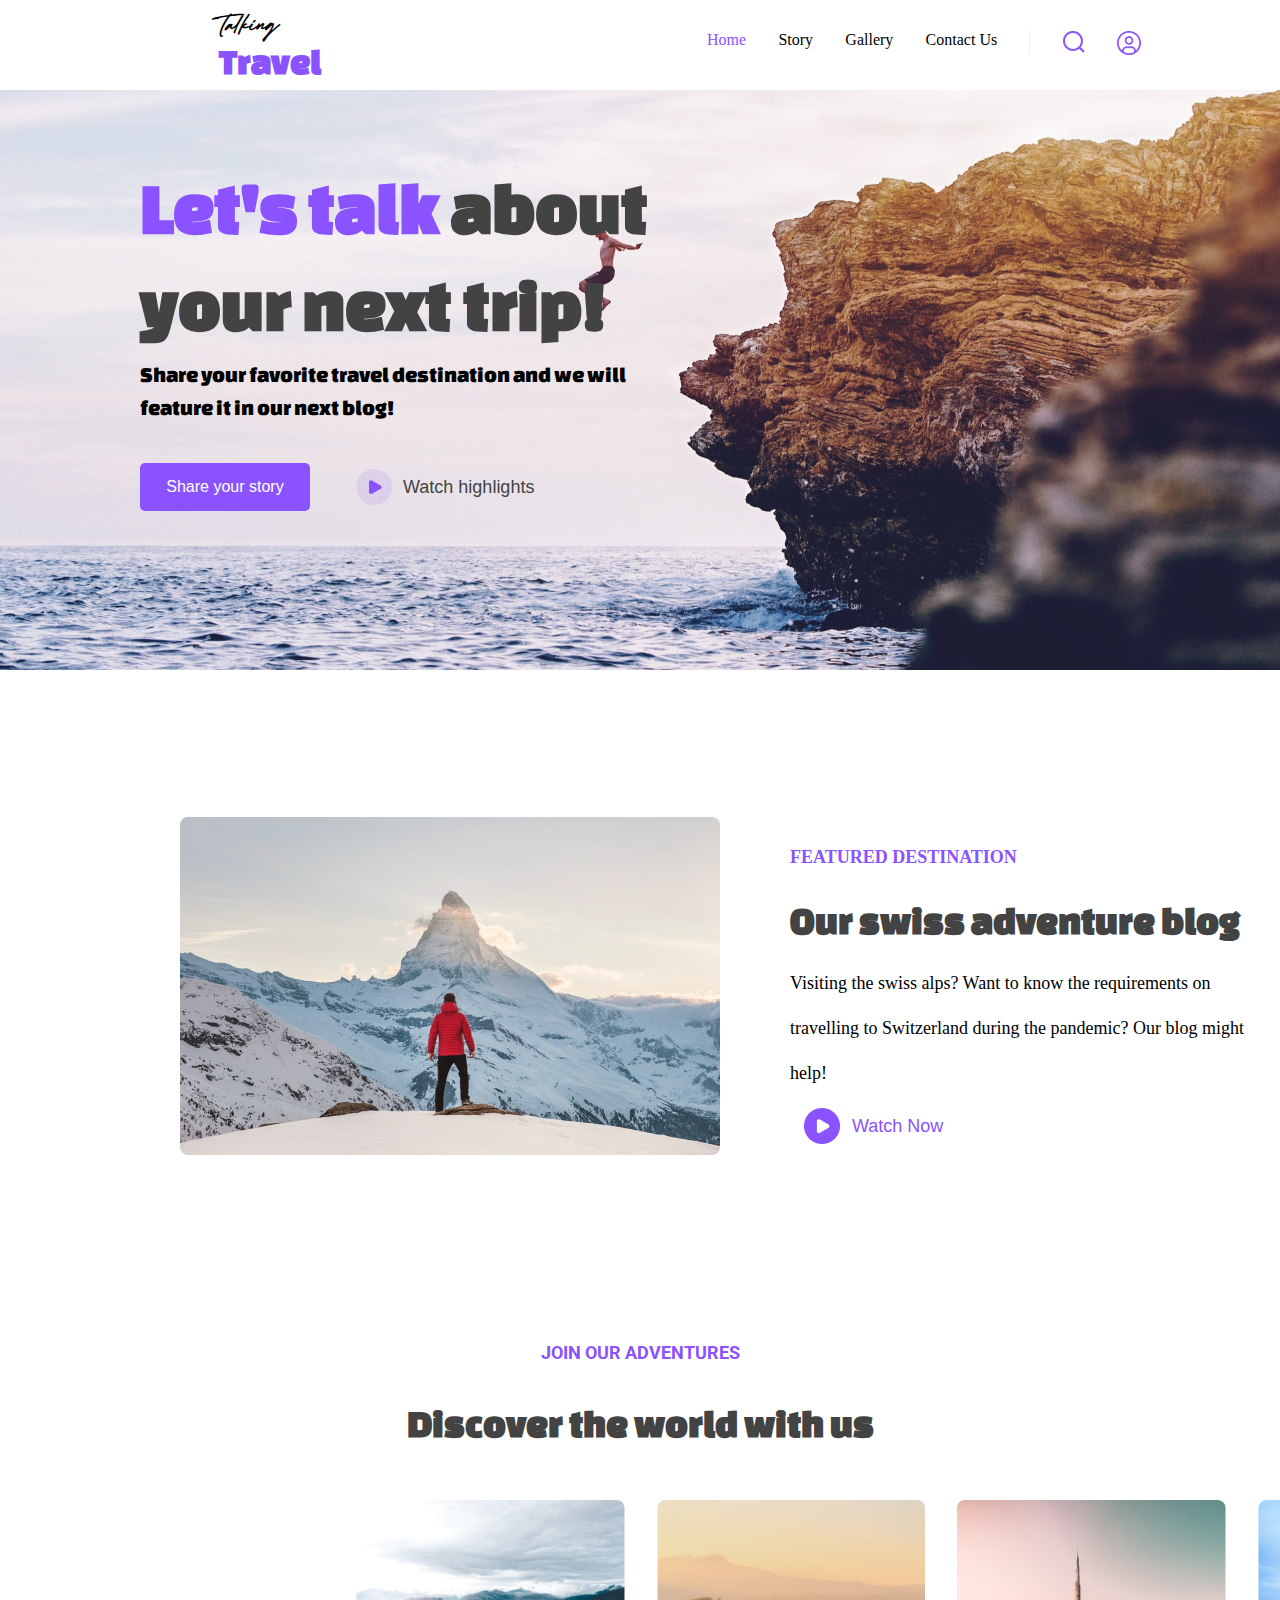
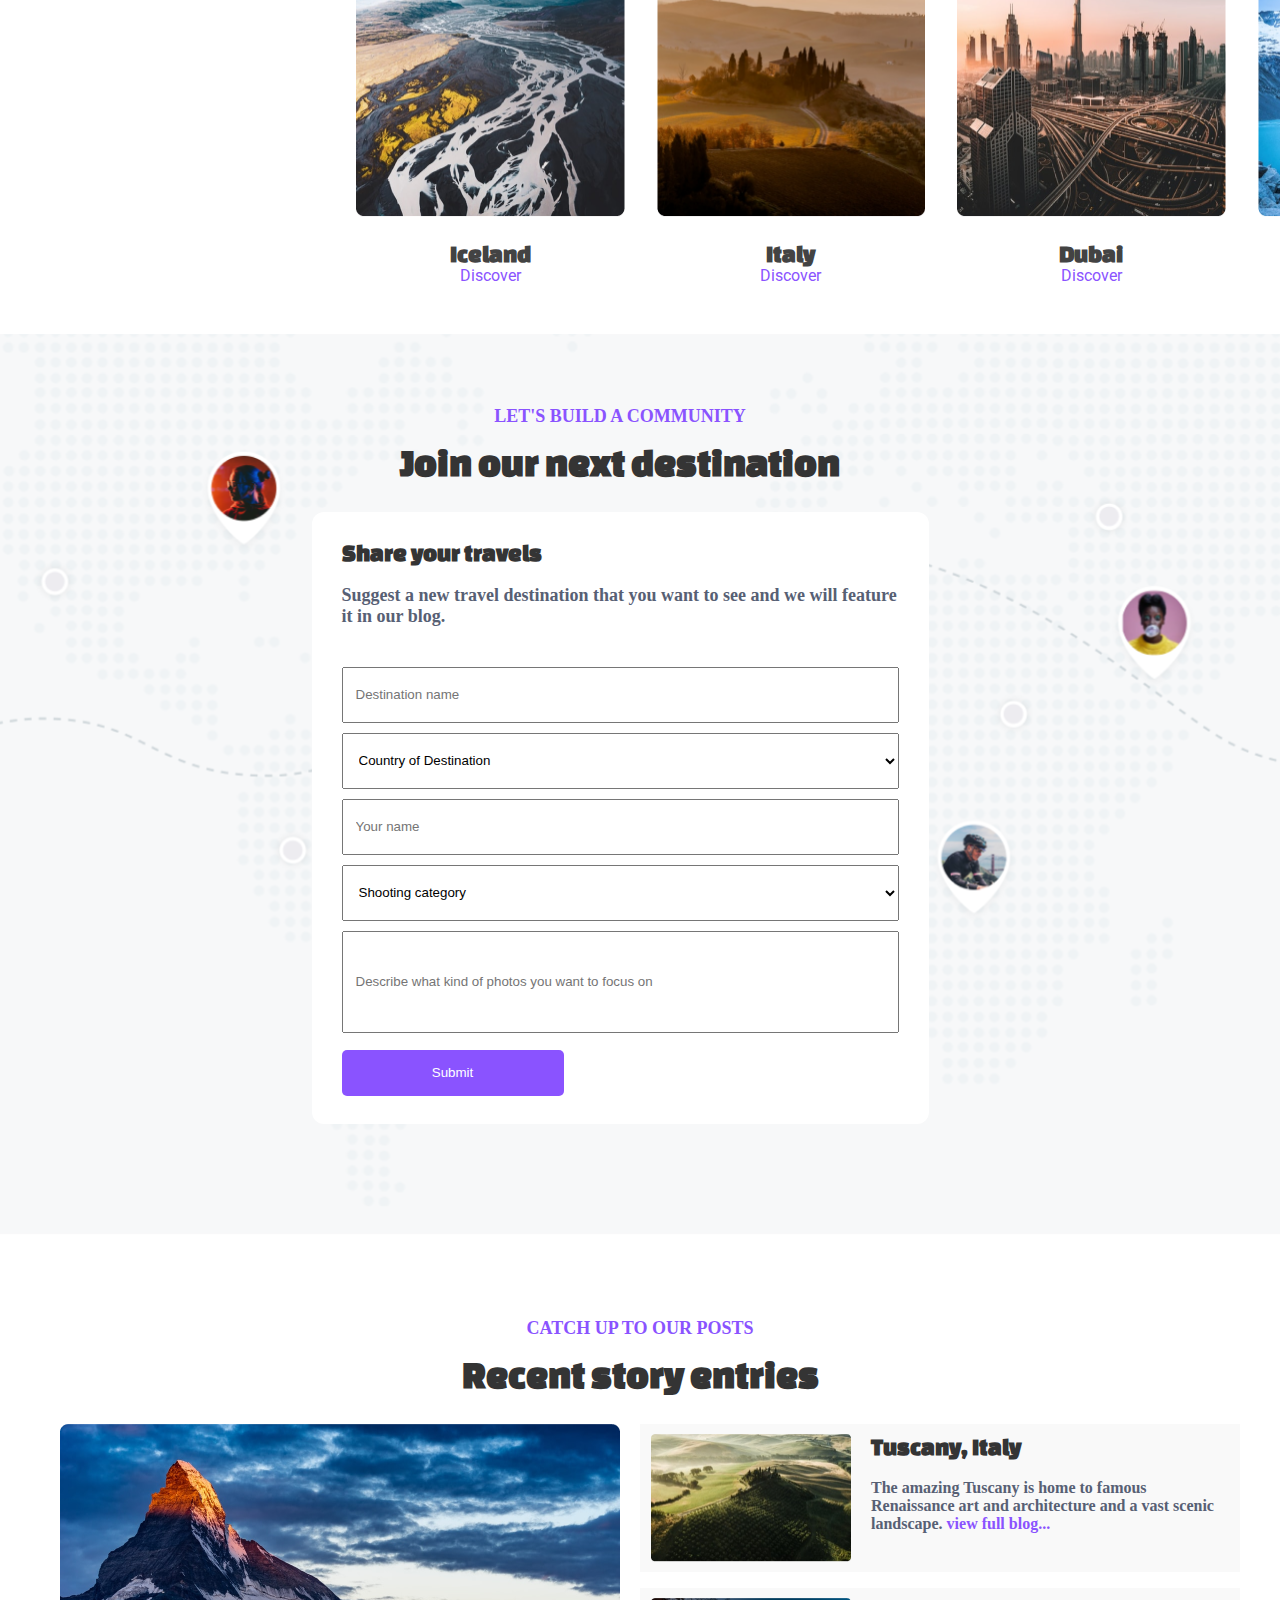
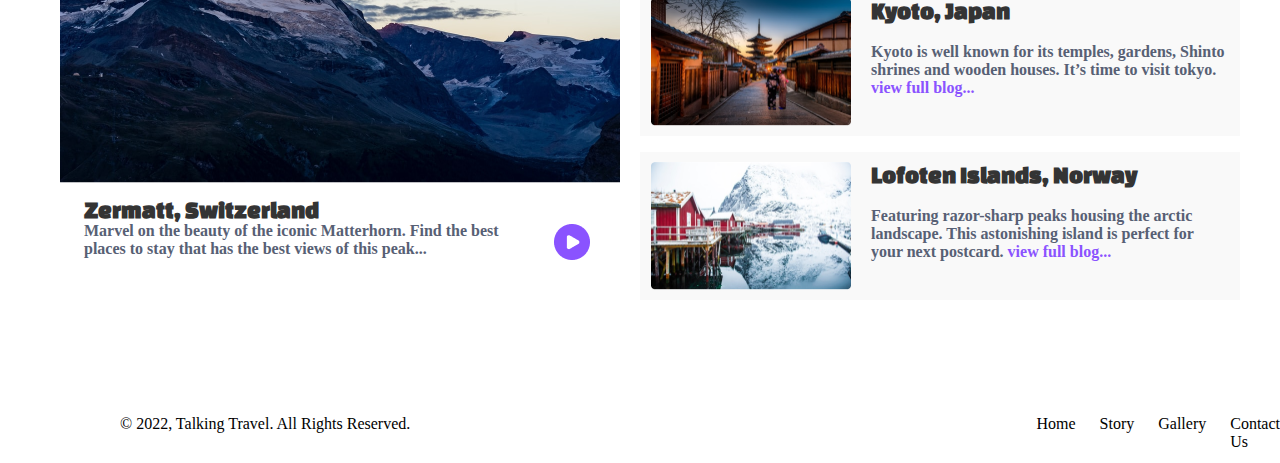
<file: pages/home.html>
<!DOCTYPE html>
<html>
<head>
    <meta charset="UTF-8">
    <meta name="viewport" content="width=device-width, initial-scale=1.0">
    <title>Travel Blog</title>
    <link rel="stylesheet" href="../styles/footer.css">
    <link rel="stylesheet" href="../styles/elements.css">
    <link rel="stylesheet" href="../styles/fonts.css">
    <link rel="stylesheet" href="../styles/header.css">
    <link rel="stylesheet" href="../styles/hero-section.css">
    <link rel="stylesheet" href="../styles/destination-section.css">
    <link rel="stylesheet" href="../styles/discover-section.css">
    <link rel="stylesheet" href="../styles/travels-section.css">
    <link rel="stylesheet" href="../styles/story-section.css">
</head>
<body>
    <header class="header">
        <nav class="navbar">
            <div class="logo">
                <span class="logo-text-thin">Talking</span>
                <span class="logo-text-bold">Travel</span>
            </div>
            <ul class="nav-links">
                <li><a href="#" class="active">Home</a></li>
                <li><a href="#">Story</a></li>
                <li><a href="#">Gallery</a></li>
                <li><a href="#">Contact Us</a></li>
            
                <a><img src="../images/icons/Seperator.png" alt="Seperator"></a>
                <a href="#"><img src="../images/icons/Header Search Icon.png" alt="Search"></a>
                <a href="#"><img src="../images/icons/Header Profile.png" alt="Profile"></a>
            </ul>  
        </nav>
    </header>    
    <div class="hero-section">
        <div class="hero-content">
            <h1><span class="hero-content-text">Let's talk</span> about</h1>
            <h1>your next trip!</h1>
            <p>Share your favorite travel destination and we will</p> 
            <p>feature it in our next blog!</p>
            <div class="cta-buttons">
                <button class="primary-btn">Share your story</button>
                <button class="secondary-btn"><img src="../images/icons/Play Icon.png" alt="Play Icon" class="play-icon">Watch highlights</button>
            </div>
        </div>
    </div>
    

    <main>
        <section class="featured-destination">
            <img src="../images/photos/Featured Image Container.png" alt="Swiss Alps" class="swiss-alps-img">
            <div class="destination-info">
                <h2>FEATURED DESTINATION</h2>
                <h3>Our swiss adventure blog</h3>
                <p>Visiting the swiss alps? Want to know the requirements on</p>
                <p>travelling to Switzerland during the pandemic? Our blog might</p>
                <p>help!</p>
                <button class="destination-btn"><img src="../images/icons/Play Icon 2.png" alt="Play Icon" class="play-icon-2">Watch Now</button>
            </div>
        </section>

        <section class="discover-section">
            <div class="discover-header">
                <h1>JOIN OUR ADVENTURES</h1>
                <h2>Discover the world with us</h2>
            </div>
            <div class="destinations">
                <div class="destinations-1">
                    <div class="destination">
                    <img src="../images/photos/Iceland card image.png" alt="Iceland">
                            <div class="destination-text">
                                <p>Iceland</p>
                                <span>Discover</span>
                            </div>
                    </div>
                    <div class="destination">
                        <img src="../images/photos/Italy card image.png" alt="Italy">
                            <div class="destination-text">
                                <p>Italy</p>
                                <span>Discover</span>
                            </div>
                    </div>
                    <div class="destination">
                        <img src="../images/photos/Dubai card image.png" alt="Dubai">
                                <div class="destination-text">
                                    <p>Dubai</p>
                                    <span>Discover</span>
                                </div>
                        </div>
                        <div class="destination">
                            <img src="../images/photos/Patagonia Card Image.png" alt="Patagonia">
                                <div class="destination-text">
                                    <p>Patagonia</p>
                                    <span>Discover</span>
                                </div>
                        </div>        
                </div>
            </div>
            </div>
        </section>
    </main>
    <div class="travel-section">
        <div class="travel-form">
            <div class="travel-header">
                <h2>LET'S BUILD A COMMUNITY</h2>
                <h1>Join our next destination</h1>
            </div>
            <div class="form">
                <div class="form-text">
                    <h1>Share your travels</h1>
                    <h2>Suggest a new travel destination that you want to see and we will feature it in our blog.</h2>
                </div>
                <div class="form-fields">
                    <input type="text" placeholder="Destination name" required class="field">
                    <select required class="field">
                        <option value="" disabled selected>Country of Destination</option>
                        <option value="Switzerland">Switzerland</option>
                        <option value="Italy">Italy</option>
                        <option value="Japan">Japan</option>
                        <option value="Norway">Norway</option>
                    </select>
                    <input type="text" placeholder="Your name" required class="field">
                    <select required class="field">
                        <option value="" disabled selected>Shooting category</option>
                        <option value="Nature">Nature</option>
                        <option value="Architecture">Architecture</option>
                        <option value="Culture">Culture</option>
                    </select>
                    <input type="text" placeholder="Describe what kind of photos you want to focus on" required class="field-textarea">
                </div>
                <button>Submit</button>
            </div>
        </div>
    </div>
    <div class="stories-section">
        <div class="stories-titles">
            <h1>CATCH UP TO OUR POSTS</h1>
            <h2>Recent story entries</h2>
        </div>
        <div class="story-block">
            <div class="stories-left">
                <div class="story-big-card">
                    <img src="../images/photos/Big Story Image.png" alt="Story Image">
                    <div class="story-body">
                        <div class="story-text-left">
                            <h1>Zermatt, Switzerland</h1>
                            <h2>Marvel on the beauty of the iconic Matterhorn. Find the best places to stay that has the best views of this peak...</h2>
                        </div>
                        <button>
                        <img src="../images/icons/Play Icon 2.png" alt="Play button">
                    </button>
                    </div>
                </div>
            </div>
            <div class="stories-rigth">
                <div class="stories-column">
                    <div class="story-card">
                        <img src="../images/photos/Italy story Image.png" alt="Italy Story Image">
                        <div class="story-text-right">
                            <h1>Tuscany, Italy</h1>
                            <h2>The amazing Tuscany is home to famous Renaissance art and architecture and a vast scenic landscape.<span> view full blog...</span></h2>
                        </div>
                    </div>
                    <div class="story-card">
                        <img src="../images/photos/Japan story Image.png" alt="Japan Story Image">
                        <div class="story-text-right">
                            <h1>Kyoto, Japan</h1>
                            <h2>Kyoto is well known for its temples, gardens, Shinto shrines and wooden houses. It’s time to visit tokyo.<span> view full blog...</span></h2>
                        </div>
                    </div>
                    <div class="story-card">
                        <img src="../images/photos/Norway story Image.png" alt="Japan Story Image">
                        <div class="story-text-right">
                            <h1>Lofoten Islands, Norway</h1>
                            <h2>Featuring razor-sharp peaks housing the arctic landscape. This astonishing island is perfect for your next postcard.<span> view full blog...</span></h2>
                        </div>
                    </div>
                </div>
            </div>
        </div>
    </div>
    <div class="footer">
        <div class="copyright">
            <p>© 2022, Talking Travel. All Rights Reserved.</p>
        </div>
        <ul class="footer-links">
            <li><a href="#" class="active">Home</a></li>
            <li><a href="#">Story</a></li>
            <li><a href="#">Gallery</a></li>
            <li><a href="#">Contact Us</a></li>
        </ul>
    </div>
</body>
</html>
</file>
<file: style.css>
* {
    margin: 0;
    padding: 0;
    box-sizing: border-box;    
}

@font-face {
    font-family: "Better Land";
    src: url(BetterLand.otf);
}

@font-face {
    font-family: "Changa One";
    src: url(ChangaOne.ttf);
}

@font-face {
    font-family: "Roboto";
    src: url(Roboto.ttf);
}

body {
    background-color: white;
    font-family: 'Arial', sans-serif;
    /*line-height: 1.6;*/
}

.header {
    position: relative;
    width: 100%;
}

.navbar {
    display: flex;
    justify-content: space-between;
    align-items: center;
    padding: 20px;
    width: auto;
    height: 90px;
    margin-right: 119px;
}   

.logo {
    margin: 199px;
    width: 100px;
    height: 64px;

    flex: none;
    order: 0;
    flex-grow: 0;
}

.logo-text-bold {
    font-size: 36px;
    font-weight: bold;
    color: #8A53FF;
    font-family: 'Cursive', Changa One;
    width: 95.93px;
    height: 23.12px;
    top: 35.27px;
    left: 3.46px;
    gap: 0px;
    opacity: 0px;
}

.icons {
    display: flex;
    gap: 18px;
}

.nav-links {
    list-style: none;
    display: flex;
    gap: 32.29px;
    margin-left: auto;
}

.nav-links li a {
    text-decoration: none;
    color: black;
    font-family: Roboto;
}

.nav-links li a.active {
    color: #8A53FF;
}

.hero-section {
    position: relative;
    font-family: Changa One;
    background-image: url('hero background image.png');
    background-size: cover;
    background-position: center;
    width: auto;
    height: 580px;
    display: flex;
    align-items: center;
    justify-content: left;
}

.hero-content {
    display: flex;
    width: 600px;
    height: 580px;
    flex-direction: column;
    justify-content: center;
    margin-left: 140px;
    margin-right: 120px;
    margin-top: 124px;
    margin-bottom: 204px;
}

.hero-section h1 {
    font-size: 4rem;
    font-weight: bold;
    margin-bottom: 20px;
    color: #434343;
}

.hero-section h1 span {
    color: #8A53FF;
}

.hero-section p {
    font-family: Roboto;
    font-size: 1.2rem;
    margin-bottom: 10px;
}

.cta-buttons {
    font-family: Roboto;
    display: flex;
    gap: 20px;
    justify-content: left;  
    margin-top: 34px;
}

.primary-btn {
    background-color: #8A53FF;
    color: white;
    padding: 15px 25px;
    border: none;
    border-radius: 5px;
    font-size: 16px;
    width: 170px;
    height: 48px;
}

.secondary-btn {
    background-color: transparent;
    color: #434343;
    border: 2px solid transparent;
    border-radius: 5px;
    font-size: 18px;
    display: flex;
    align-items: center;
    margin-left: 24px;
}

.play-icon {
    margin-right: 10px;
}

.featured-destination {
    display: flex;
    justify-content: space-between;
    padding: 40px;
    background-color: white;
    margin-top: 107px;
    margin-left: 140px;
    margin-bottom: 107px;
}   

.destination-info {
display: flex;
flex-direction: column;
align-items: flex-start;
padding: 30px;
gap: 24px;

width: 580px;
height: 292px;

flex: none;
order: 1;
flex-grow: 1;

}

.swiss-alps-img {
    width: auto;
    height: auto;
}

.destination-info h2 {
    font-family: Roboto;
    color: #8A53FF;
    font-size: 18px;
    margin-bottom: 10px;
}

.destination-info h3 {
    font-family: Changa One;
    color: #434343;
    font-size: 39px;
    margin-bottom: 20px;
}

.destination-info p {
    font-family: Roboto;
    font-size: 18px;
}

.destination-btn {
    background-color: transparent;
    color: #8A53FF;
    border: 2px solid transparent;
    font-size: 18px;
    display: flex;
    align-items: center;
    width: 156  px;
    height: 36px;
}

.play-icon-2 {
    width: 36px;
    height: 36px;
    margin: 12px;
}

.discover-section {
    display: flex;
    flex-direction: column;
    justify-content: center;
    padding: 40px;
    text-align: center;
}

.discover-header {
    display: flex;
    flex-direction: column;
    justify-content: space-between;
}

.discover-section h1 {
    font-family: Roboto;
    font-size: 18px;
    margin-bottom: 40px;
    color: #8A53FF;
}

.discover-section h2 {
    font-family: Changa One;
    font-size: 39px;
    margin-bottom: 40px;
    color: #434343;
}

.destinations {
    display: flex;
    justify-content: space-between;
    width: 1202px;
    height: 410px;
}

.destinations-1 {
    display: flex;
    justify-content: space-between;
    width: 601px;
    height: 410px;
    margin-left: 300px;
    margin-right: auto;
}

.destinations-1 img {
    width: 268.5px;
    height: 317.05px;
    margin-left: 16px;
    margin-top: 16px;
    margin-right: 16px;
    margin-bottom: 16px;
}

.destination-text {
    display: flex;
    width: 268.5px;
    height: 50.95px;
    flex-direction: column;
    justify-content: center;
    margin-left: 16px;
    margin-right: 16px;
    margin-bottom: 16px;
}

.destination-text p {
    font-family: Changa One;
    font-size: 24px;
    font-weight: bold;
    color: #434343;
}

.destination-text span {
    font-family: Roboto;
    font-size: 16px;
    color: #8A53FF;
}
</file>
<file: first page/style.css>
* {
    margin: 0;
    padding: 0;
    box-sizing: border-box;    
}

@font-face {
    font-family: "Changa One";
    src: url(fonts/ChangaOne.ttf);
}

@font-face {
    font-family: "Roboto";
    src: url(fonts/Roboto.ttf);
}

body {
    background-color: white;
    font-family: 'Arial', sans-serif;
}

.header {
    position: relative;
    width: 100%;
}

.navbar {
    display: flex;
    justify-content: space-between;
    align-items: center;
    padding: 20px;
    width: auto;
    height: 90px;
    margin-right: 119px;
}   

.logo {
    margin: 199px;
    width: 100px;
    height: 64px;

    flex: none;
    order: 0;
    flex-grow: 0;
}

.logo-text-bold {
    font-size: 36px;
    font-weight: bold;
    color: #8A53FF;
    font-family: 'Cursive', Changa One;
    width: 95.93px;
    height: 23.12px;
    top: 35.27px;
    left: 3.46px;
    gap: 0px;
    opacity: 0px;
}

.icons {
    display: flex;
    gap: 18px;
}

.nav-links {
    list-style: none;
    display: flex;
    gap: 32.29px;
    margin-left: auto;
}

.nav-links li a {
    text-decoration: none;
    color: black;
    font-family: Roboto;
}

.nav-links li a.active {
    color: #8A53FF;
}

.hero-section {
    position: relative;
    font-family: Changa One;
    background-image: url('pictures/photos/hero background image.png');
    background-size: cover;
    background-position: center;
    width: auto;
    height: 580px;
    display: flex;
    align-items: center;
    justify-content: left;
}

.hero-content {
    display: flex;
    width: 600px;
    height: 580px;
    flex-direction: column;
    justify-content: center;
    margin-left: 140px;
    margin-right: 120px;
    margin-top: 124px;
    margin-bottom: 204px;
}

.hero-section h1 {
    font-size: 4rem;
    font-weight: bold;
    margin-bottom: 20px;
    color: #434343;
}

.hero-section h1 span {
    color: #8A53FF;
}

.hero-section p {
    font-family: Roboto;
    font-size: 1.2rem;
    margin-bottom: 10px;
}

.cta-buttons {
    font-family: Roboto;
    display: flex;
    gap: 20px;
    justify-content: left;  
    margin-top: 34px;
}

.primary-btn {
    background-color: #8A53FF;
    color: white;
    padding: 15px 25px;
    border: none;
    border-radius: 5px;
    font-size: 16px;
    width: 170px;
    height: 48px;
}

.secondary-btn {
    background-color: transparent;
    color: #434343;
    border: 2px solid transparent;
    border-radius: 5px;
    font-size: 18px;
    display: flex;
    align-items: center;
    margin-left: 24px;
}

.play-icon {
    margin-right: 10px;
}

.featured-destination {
    display: flex;
    justify-content: space-between;
    padding: 40px;
    background-color: white;
    margin-top: 107px;
    margin-left: 140px;
    margin-bottom: 107px;
}   

.destination-info {
display: flex;
flex-direction: column;
align-items: flex-start;
padding: 30px;
gap: 24px;

width: 580px;
height: 292px;

flex: none;
order: 1;
flex-grow: 1;

}

.swiss-alps-img {
    width: auto;
    height: auto;
}

.destination-info h2 {
    font-family: Roboto;
    color: #8A53FF;
    font-size: 18px;
    margin-bottom: 10px;
}

.destination-info h3 {
    font-family: Changa One;
    color: #434343;
    font-size: 39px;
    margin-bottom: 20px;
}

.destination-info p {
    font-family: Roboto;
    font-size: 18px;
}

.destination-btn {
    background-color: transparent;
    color: #8A53FF;
    border: 2px solid transparent;
    font-size: 18px;
    display: flex;
    align-items: center;
    width: 156  px;
    height: 36px;
}

.play-icon-2 {
    width: 36px;
    height: 36px;
    margin: 12px;
}

.discover-section {
    display: flex;
    flex-direction: column;
    justify-content: center;
    padding: 40px;
    text-align: center;
}

.discover-header {
    display: flex;
    flex-direction: column;
    justify-content: space-between;
}

.discover-section h1 {
    font-family: Roboto;
    font-size: 18px;
    margin-bottom: 40px;
    color: #8A53FF;
}

.discover-section h2 {
    font-family: Changa One;
    font-size: 39px;
    margin-bottom: 40px;
    color: #434343;
}

.destinations {
    display: flex;
    justify-content: space-between;
    width: 1202px;
    height: 410px;
}

.destinations-1 {
    display: flex;
    justify-content: space-between;
    width: 601px;
    height: 410px;
    margin-left: 300px;
    margin-right: auto;
}

.destinations-1 img {
    width: 268.5px;
    height: 317.05px;
    margin-left: 16px;
    margin-top: 16px;
    margin-right: 16px;
    margin-bottom: 16px;
}

.destination-text {
    display: flex;
    width: 268.5px;
    height: 50.95px;
    flex-direction: column;
    justify-content: center;
    margin-left: 16px;
    margin-right: 16px;
    margin-bottom: 16px;
}

.destination-text p {
    font-family: Changa One;
    font-size: 24px;
    font-weight: bold;
    color: #434343;
}

.destination-text span {
    font-family: Roboto;
    font-size: 16px;
    color: #8A53FF;
}
</file>
<file: second page/style.css>
@font-face {
    font-family: "Changa One";
    src: url(fonts/ChangaOne.ttf);
}

@font-face {
    font-family: "Roboto";
    src: url(fonts/Roboto.ttf);
}


.travel-section {
    position: relative;
    background-size: cover;
    background-position: center;
    width: auto;
    height: 901.18px;
    background-image: url('pictures/photos/Share your travels section background image.png');
    display: flex;
    align-items: center;
    justify-content: center;
}

.travel-form {
    width: 657px;
    height: 758px;
}

.header {
    width: 617px;
    height: 76px;
}

.header h2 {
    display: flex;
    justify-content: center;
    font-size: 18px;
    font-family: Roboto;
    color: #8A53FF;
}

.header h1 {
    display: flex;
    justify-content: center;
    font-size: 39px;
    font-family: Changa One;
    color: #343434;
}

.form {
    display: flex;
    flex-direction: column;
    width: 617px;
    height: 612px;
    background-color: white; 
    display: flex;
    margin-top: 30px;
    border: none;
    border-radius: 12px;
}

.form-text {   
    display: flex;
    flex-direction: column;
    margin-left: 30px;
    margin-right: 30px;
    margin-top: 28px;
    margin-bottom: 17px;
    width: 557px;
    height: 110px;
}

.form-text h1 {
    font-size: 24px;
    font-family: Changa One;
    color: #343434;
}

.form-text h2 {
    font-size: 18px;
    font-family: Roboto;
    color: #576074;
}


.form-fields {
    display: flex;
    flex-direction: column;
    width: 557px;
    height: 366px;
    margin-left: 30px;
    margin-right: 30px;
}

.field {
    width: 557px;
    height: 56px;
    margin-bottom: 10px;
}

.field-input { 
    height: 28px;
    margin-bottom: 10px;
}

.field-textarea {
    height: 74px;
}

.form-fields input,
.form-fields select,
.form-fields textarea {
    padding: 12px;
}

.form button {
    display: flex;
    align-items: center;
    justify-content: center;
    color: white;
    background-color: #8A53FF;
    margin-left: 30px;
    margin-top: 17px;
    width: 222px;
    height: 46px;
    border: none;
    border-radius: 5px;
}

.stories-section {
    display: flex;
    align-items: center;
    flex-direction: column;
    width: auto;
    height: 748.11px;
}

.stories-titles {
    display: flex;
    align-items: center;
    flex-direction: column;
    width: 1200px;
    height: 76px;
    margin-left: 120px;
    margin-right: 120px;
    margin-top: 83px;
}

.stories-titles h1 {
    font-size: 18px;
    font-family: Roboto;
    color: #8A53FF;
}

.stories-titles h2 {
    font-size: 39px;
    font-family: Changa One;
    color: #343434;
    margin-top: 15px;
}

.story-block {
    display: flex;
    flex-direction: row;
    width: 1200px;
    height: 476px;
    margin-top: 30px;
}

.stories-left {
    width: 600px;
    height: 476.11px;
}

.story-big-card {
    display: flex;
    flex-direction: column;
    justify-content: center;
    align-items: center;
    margin-left: 20px;
    margin-right: 20px;
    width: 560px;
    height: 476.11px;
}

.story-body {
    display: flex;
    justify-content: center;
    align-items: center;
    width: 560px;
    height: 118px;
    margin-top: 0px;
}

.story-body button {
    display: flex;
    justify-content: center;
    align-items: center;
    width: 48.87px;
    height: 48px;
    margin-left: 28px;
    background-color: transparent;
    border: 2px solid transparent;
}

.story-text-left {  
    width: 435.13px;
    height: 90px;
    margin-top: 14px;   
    margin-bottom: 14px;
}

.story-text-left h1 {
    font-size: 24px;
    font-family: Changa One;
    color: #343434;
}

.story-text-left h2 {
    font-size: 16px;
    font-family: Roboto;
    color:#576074;
}

.stories-rigth {
    display: flex;
    width: 600px;
    height: 476px;
}

.stories-column {
    display: flex;
    flex-direction: column;
    justify-content: space-between;
    width: 600px;
    height: 476px;
}

.story-card {
    display: flex;
    width: 600px;
    height: 148px;
    background: #F9F9F9;
}

.story-card img {
    width: 200px;
    height: 128px;
    margin-left: 11px;
    margin-top: 10px;
    margin-bottom: 10px;
}

.story-text-right {
    width: 358px;
    height: 128px;
    margin-left: 20px;
    margin-top: 10px;
    margin-bottom: 10px;
}

.story-text-right h1 {
    font-size: 24px;
    font-family: Changa One;
    color: #343434;
}

.story-text-right h2 {
    font-size: 16px;
    font-family: Roboto;
    color: #576074;
}

.story-text-right span {
    color: #8A53FF;
}
</file>
<file: styles/disclaimer-section.css>
.blog-article {
    display: flex;
    flex-direction: column;
    align-items: center;
    justify-content: center;
    width: auto;
    height: 2334.55px;
}

.hero-section {
    display: flex;
    flex-direction: column;
    width: 911.64px;
    height: 635px;
    margin-left: 258px;
    margin-right: 258px;
    margin-top: 46px;
}

.hero-header {
    display: flex;
    width: 911.64px;
    height: 75px;
}

.article-title {
    display: flex;
    flex-direction: column; 
    width: 721px;
    height: 75;
}

.article-title h1 {
    font-size: 18px;
    font-family: Roboto;
    color: #8A53FF;
}

.article-title h2 {
    font-size: 54px;
    font-family: Changa One;
    color: #323232;
}

.article-author {
    display: flex;
    justify-content: center;
    align-items: center;
    width: 190.47px;
    height: 35px;
    margin-top: 20px;
    margin-bottom: 20px;
}

.author-icon {
    display: flex;
    width: 36px;
    height: 36px;
}

.author-text {
    display: flex;
    flex-direction: column;
    width: 145.47px;
    height: 35px;
    margin-left: 10px;
}

.up-text {
    font-size: 16px;
    font-family: Roboto;
    color: #495367;
}

.down-text {
    font-size: 14px;
    font-family: Roboto;
    color: #A2A7B1;
}

.hero-video {
    display: flex;
    justify-content: center;
    align-items: center;
    background-image: url(/images/photos/Featured\ Image\ Container.png);
    background-size: cover;
    width: 980px;
    height: 540px;
    margin-top: 20px;
}

.hero-video img {
    position: absolute;
    width: 104.67px;
    height: 105.63px;
}

.Matterhorn {
    font-size: 70px;
    font-family: Personal Use Only;
    color:white;
    margin-bottom: 64.26px;
}

.clincher-pagagraph {
    width: 911.64px;
    height: 124px;
    margin-left: 258px;
    margin-right: 258px;
    margin-top: 35px;
}

.clincher-pagagraph h1 {
    font-size: 32px;
    font-family: Changa One;
    color: #343434;
    margin-bottom: 10px;
}

.clincher-pagagraph h2 {
    font-size: 16px;
    font-family: Roboto;
    color: #434343;
}

.callout-section {
    display: flex;
    width: 911.64px;
    height: 527px;
    margin-left: 258px;
    margin-right: 258px;
    margin-top: 35px;
    margin-bottom: 35px;
}

.callout-images {
    display: flex;
    width: 455.82px;
    height: 481px;
}

.callout-images-column {
    width: 220.41px;
    height: 479.03px;
    margin-left: 15px;
}

.switzerland-sunset {
    margin-top: 16px;
}

.callout-copywriting {
    display: flex;
    flex-direction: column;
    justify-content: space-between;
    align-items: center;
    width: 455.82px;
    height: 527px;
}

.callout-copywriting h1 {
    font-size: 16px;
    font-family: Roboto;
    color: #434343;
    margin-left: 34px;
}

.callout-copywriting h2 {
    font-size: 16px;
    font-family: Roboto;
    color: #434343;
    margin-left: 34px;
}

.callout-copywriting button {
    width: 165.17px;
    height: 46px;
    background-color: #8A53FF;
    color: white;
    border: none;
    border-radius: 4px;
    font-size: 16px;
    font-family: Roboto;
    margin-right: 256.65px;
    margin-left: 34px;
}

.callout-title {
    display: flex;
    flex-direction: row;
    width: 421.82px;
    height: 141px;
    margin-top: 36px;
    margin-left: 34px;
}

.callout-title img {
    width: 34.62px;
    height: 26px;
    margin-right: 17px;
}

.callout-title h1 {
    font-size: 42px;
    font-family: Changa One;
    color: #343434;
}

.conclusion-text {
    display: flex;
    align-items: flex-start;
    width: 911.64px;
    height: 130px;
    margin-left: 258px;
    margin-right: 258px;
    font-size: 16px;
}

.highlights-section {
    width: 911.64px;
    height: 431.55px;
    margin-left: 258px;
    margin-right: 258px;
    margin-top: 35px;
}

.highlights-section h1 {
    font-size: 32px;
    font-family: Changa One;
    color:#323232
}

.highlights-row {
    display: flex;
    width: 911.64px;
    height: 380.55px;
    margin-top: 15px;;
}

.highlight-card {
    width: 303.88px;
    height: 380.55px;
}

.highlight-card p {
    font-size: 14px;
    font-family: Roboto;
    color: #828181;
}

.disclaimer-section {
    display: flex;
    flex-direction: column;
    width: 911.64px;
    height: 220px;
    margin-left: 258px;
    margin-right: 258px;
    margin-top: 35px;
    background: #FAFAFA;
}

.disclaimer-section p {
    display: flex;
    font-size: 16px;
    font-family: Roboto;
    line-height: 35px;
}
</file>
<file: styles/header.css>
.header {
    position: relative;
    width: 100%;
}

.navbar {
    display: flex;
    justify-content: space-between;
    align-items: center;
    padding: 20px;
    width: auto;
    height: 90px;
    margin-right: 119px;
}   

.logo {
    margin: 199px;
    width: 100px;
    height: 64px;

    flex: none;
    order: 0;
    flex-grow: 0;
}

.logo-text-thin {
    font-size: 22px;
    font-family: Personal Use Only;
}

.logo-text-bold {
    font-size: 36px;
    font-weight: bold;
    color: #8A53FF;
    font-family: 'Cursive', Changa One;
    width: 95.93px;
    height: 23.12px;
    top: 35.27px;
    left: 3.46px;
    gap: 0px;
    opacity: 0px;
}

.icons {
    display: flex;
    gap: 18px;
}

.nav-links {
    list-style: none;
    display: flex;
    gap: 32.29px;
    margin-left: auto;
}

.nav-links li a {
    text-decoration: none;
    color: black;
}

.nav-links li a.active {
    color: #8A53FF;
}
</file>
<file: styles/elements.css>
* {
    margin: 0;
    padding: 0;
    box-sizing: border-box;    
}
</file>
<file: styles/fonts.css>
@font-face {
    font-family: "Changa One";
    src: url(../fonts/ChangaOne.ttf);
}

@font-face {
    font-family: "Roboto";
    src: url(../fonts/Roboto.ttf);
}

@font-face {
    font-family: "Personal Use Only";
    src: url(../fonts/PersonalUseOnly.otf);
}
</file>
<file: styles/travels-section.css>
.travel-section {
    position: relative;
    background-size: cover;
    background-position: center;
    width: auto;
    height: 901.18px;
    background-image: url('../images/photos/Share\ your\ travels\ section\ background\ image.png');
    display: flex;
    align-items: center;
    justify-content: center;
}

.travel-form {
    width: 657px;
    height: 758px;
}

.travel-header {
    width: 617px;
    height: 76px;
}

.travel-header h2 {
    display: flex;
    justify-content: center;
    font-size: 18px;
    color: #8A53FF;
    margin-bottom: 15px;
}

.travel-header h1 {
    display: flex;
    justify-content: center;
    font-size: 39px;
    font-family: Changa One;
    color: #343434;
}

.form {
    display: flex;
    flex-direction: column;
    width: 617px;
    height: 612px;
    background-color: white; 
    display: flex;
    margin-top: 30px;
    border: none;
    border-radius: 12px;
}

.form-text {   
    display: flex;
    flex-direction: column;
    margin-left: 30px;
    margin-right: 30px;
    margin-top: 28px;
    margin-bottom: 17px;
    width: 557px;
    height: 110px;
    
}

.form-text h1 {
    font-size: 24px;
    font-family: Changa One;
    color: #343434;
    margin-bottom: 20px;
}

.form-text h2 {
    font-size: 18px;
    color: #576074;
}


.form-fields {
    display: flex;
    flex-direction: column;
    width: 557px;
    height: 366px;
    margin-left: 30px;
    margin-right: 30px;
}

.field {
    width: 557px;
    height: 56px;
    margin-bottom: 10px;
}

.field-textarea {
    height: 102px;
}

.form-fields input,
.form-fields select,
.form-fields textarea {
    padding: 12px;
}

.form button {
    display: flex;
    align-items: center;
    justify-content: center;
    color: white;
    background-color: #8A53FF;
    margin-left: 30px;
    margin-top: 17px;
    width: 222px;
    height: 46px;
    border: none;
    border-radius: 5px;
    cursor: pointer;
}
</file>
<file: styles/footer.css>
.footer {
    display: flex;
    align-items: center;
    width: auto;
    height: 80px;
}

.copyright {
    margin-left: 120px;
    width: 920px;
    height: 16px;
}

.footer-links {
    width: 500pxpx;
    height: 16px;
    display: flex;
    list-style: none;
    gap: 24px;
    margin-left: 165px;
}

.footer-links a {
    text-decoration: none;
    color:black;
}
</file>
<file: styles/hero-section.css>
.hero-section {
    position: relative;
    font-family: Changa One;
    background-image: url('../images/photos/hero\ background\ image.png');
    background-size: cover;
    background-position: center;
    width: auto;
    height: 580px;
    display: flex;
    align-items: center;
    justify-content: left;
}

.hero-content {
    display: flex;
    width: 600px;
    height: 580px;
    flex-direction: column;
    justify-content: center;
    margin-left: 140px;
    margin-right: 120px;
    margin-top: 124px;
    margin-bottom: 204px;
}

.hero-section h1 {
    font-size: 73px;
    margin-bottom: 20px;
    color: #434343;
}

.hero-section h1 span {
    color: #8A53FF;
}

.hero-section p {
    font-size: 22px;
    margin-bottom: 10px;
}

.cta-buttons {
    display: flex;
    gap: 20px;
    justify-content: left;  
    margin-top: 34px;
}

.primary-btn {
    background-color: #8A53FF;
    color: white;
    padding: 15px 25px;
    border: none;
    border-radius: 5px;
    font-size: 16px;
    width: 170px;
    height: 48px;
    cursor: pointer;
}

.secondary-btn {
    background-color: transparent;
    color: #434343;
    border: 2px solid transparent;
    border-radius: 5px;
    font-size: 18px;
    display: flex;
    align-items: center;
    margin-left: 24px;
    cursor: pointer;
}

.play-icon {
    margin-right: 10px;
}
</file>
<file: styles/destination-section.css>
.featured-destination {
    display: flex;
    justify-content: space-between;
    padding: 40px;
    background-color: white;
    margin-top: 107px;
    margin-left: 140px;
    margin-bottom: 107px;
}   

.destination-info {
    display: flex;
    flex-direction: column;
    align-items: flex-start;
    padding: 30px;
    gap: 24px;
    width: 580px;
    height: 292px;
    flex: none;
    order: 1;
    flex-grow: 1;
}

.swiss-alps-img {
    width: auto;
    height: auto;
}

.destination-info h2 {
    color: #8A53FF;
    font-size: 18px;
    margin-bottom: 8px;
}

.destination-info h3 {
    font-family: Changa One;
    color: #434343;
    font-size: 39px;
    margin-bottom: 8px;
}

.destination-info p {
    font-size: 18px;
}

.destination-btn {
    background-color: transparent;
    color: #8A53FF;
    border: 2px solid transparent;
    font-size: 18px;
    display: flex;
    align-items: center;
    width: 156px;
    height: 36px;
    cursor: pointer;
}

.play-icon-2 {
    width: 36px;
    height: 36px;
    margin: 12px;
}
</file>
<file: styles/discover-section.css>
.discover-section {
    display: flex;
    flex-direction: column;
    justify-content: center;
    padding: 40px;
    text-align: center;
}

.discover-header {
    display: flex;
    flex-direction: column;
    justify-content: space-between;
}

.discover-section h1 {
    font-family: Roboto;
    font-size: 18px;
    margin-bottom: 40px;
    color: #8A53FF;
}

.discover-section h2 {
    font-family: Changa One;
    font-size: 39px;
    margin-bottom: 40px;
    color: #434343;
}

.destinations {
    display: flex;
    justify-content: space-between;
    width: 1202px;
    height: 410px;
}

.destinations-1 {
    display: flex;
    justify-content: space-between;
    width: 601px;
    height: 410px;
    margin-left: 300px;
    margin-right: auto;
}

.destinations-1 img {
    width: 268.5px;
    height: 317.05px;
    margin-left: 16px;
    margin-top: 16px;
    margin-right: 16px;
    margin-bottom: 16px;
}

.destination-text {
    display: flex;
    width: 268.5px;
    height: 50.95px;
    flex-direction: column;
    justify-content: center;
    margin-left: 16px;
    margin-right: 16px;
    margin-bottom: 16px;
}

.destination-text p {
    font-family: Changa One;
    font-size: 24px;
    font-weight: bold;
    color: #434343;
}

.destination-text span {
    font-family: Roboto;
    font-size: 16px;
    color: #8A53FF;
}
</file>
<file: styles/story-section.css>
.stories-section {
    display: flex;
    align-items: center;
    flex-direction: column;
    width: auto;
    height: 748.11px;
}

.stories-titles {
    display: flex;
    align-items: center;
    flex-direction: column;
    width: 1200px;
    height: 76px;
    margin-left: 120px;
    margin-right: 120px;
    margin-top: 83px;
}

.stories-titles h1 {
    font-size: 18px;
    color: #8A53FF;
}

.stories-titles h2 {
    font-size: 39px;
    font-family: Changa One;
    color: #343434;
    margin-top: 15px;
}

.story-block {
    display: flex;
    flex-direction: row;
    width: 1200px;
    height: 476px;
    margin-top: 30px;
}

.stories-left {
    width: 600px;
    height: 476.11px;
}

.story-big-card {
    display: flex;
    flex-direction: column;
    justify-content: center;
    align-items: center;
    margin-left: 20px;
    margin-right: 20px;
    width: 560px;
    height: 476.11px;
}

.story-body {
    display: flex;
    justify-content: center;
    align-items: center;
    width: 560px;
    height: 118px;
    margin-top: 0px;
}

.story-body button {
    display: flex;
    justify-content: center;
    align-items: center;
    width: 48.87px;
    height: 48px;
    margin-left: 28px;
    background-color: transparent;
    border: 2px solid transparent;
    cursor: pointer;
}

.story-text-left {  
    width: 435.13px;
    height: 90px;
    margin-top: 14px;   
    margin-bottom: 14px;
}

.story-text-left h1 {
    font-size: 24px;
    font-family: Changa One;
    color: #343434;
}

.story-text-left h2 {
    font-size: 16px;
    color:#576074;
}

.stories-rigth {
    display: flex;
    width: 600px;
    height: 476px;
}

.stories-column {
    display: flex;
    flex-direction: column;
    justify-content: space-between;
    width: 600px;
    height: 476px;
}

.story-card {
    display: flex;
    width: 600px;
    height: 148px;
    background: #F9F9F9;
}

.story-card img {
    width: 200px;
    height: 128px;
    margin-left: 11px;
    margin-top: 10px;
    margin-bottom: 10px;
}

.story-text-right {
    width: 358px;
    height: 128px;
    margin-left: 20px;
    margin-top: 10px;
    margin-bottom: 10px;
}

.story-text-right h1 {
    font-size: 24px;
    font-family: Changa One;
    color: #343434;
    margin-bottom: 20px;
}

.story-text-right h2 {
    font-size: 16px;
    color: #576074;
}

.story-text-right span {
    color: #8A53FF;
    cursor: pointer;
}
</file>
<file: styles/blog-article.css>
.blog-article {
    display: flex;
    flex-direction: column;
    align-items: center;
    justify-content: center;
    width: auto;
    height: 2334.55px;
}

.hero-section {
    display: flex;
    flex-direction: column;
    width: 911.64px;
    height: 635px;
    margin-left: 258px;
    margin-right: 258px;
    margin-top: 46px;
}

.hero-header {
    display: flex;
    width: 911.64px;
    height: 75px;
}

.article-title {
    display: flex;
    flex-direction: column; 
    width: 721px;
    height: 75;
}

.article-title h1 {
    font-size: 18px;
    color: #8A53FF;
}

.article-title h2 {
    font-size: 54px;
    font-family: Changa One;
    color: #323232;
}

.article-author {
    display: flex;
    justify-content: center;
    align-items: center;
    width: 190.47px;
    height: 35px;
    margin-top: 20px;
    margin-bottom: 20px;
    cursor: pointer;
}

.author-icon {
    display: flex;
    width: 36px;
    height: 36px;
}

.author-text {
    display: flex;
    flex-direction: column;
    width: 145.47px;
    height: 35px;
    margin-left: 10px;
}

.up-text {
    font-size: 16px;
    color: #495367;
}

.down-text {
    font-size: 14px;
    color: #A2A7B1;
}

.hero-video {
    display: flex;
    justify-content: center;
    align-items: center;
    background-image: url(../images/photos/Featured\ Image\ Container.png);
    background-size: cover;
    width: 980px;
    height: 540px;
    margin-top: 20px;
}

.hero-video img {
    position: absolute;
    width: 104.67px;
    height: 105.63px;
}

.play-button-transparent {
    cursor: pointer;
}

.Matterhorn {
    font-size: 70px;
    font-family: Personal Use Only;
    color:white;
    margin-bottom: 64.26px;
}

.clincher-pagagraph {
    width: 911.64px;
    height: 124px;
    margin-left: 258px;
    margin-right: 258px;
    margin-top: 35px;
}

.clincher-pagagraph h1 {
    font-size: 32px;
    font-family: Changa One;
    color: #343434;
    margin-bottom: 10px;
}

.clincher-pagagraph h2 {
    font-size: 16px;
    color: #434343;
}

.callout-section {
    display: flex;
    width: 911.64px;
    height: 527px;
    margin-left: 258px;
    margin-right: 258px;
    margin-top: 35px;
    margin-bottom: 35px;
}

.callout-images {
    display: flex;
    width: 455.82px;
    height: 481px;
}

.callout-images-column {
    width: 220.41px;
    height: 479.03px;
    margin-left: 15px;
}

.switzerland-sunset {
    margin-top: 16px;
}

.callout-copywriting {
    display: flex;
    flex-direction: column;
    justify-content: space-between;
    align-items: center;
    width: 455.82px;
    height: 527px;
}

.callout-copywriting h1 {
    font-size: 16px;
    color: #434343;
    margin-left: 34px;
}

.callout-copywriting h2 {
    font-size: 16px;
    color: #434343;
    margin-left: 34px;
}

.callout-copywriting button {
    width: 165.17px;
    height: 46px;
    background-color: #8A53FF;
    color: white;
    border: none;
    border-radius: 4px;
    font-size: 16px;
    margin-right: 256.65px;
    margin-left: 34px;
    cursor: pointer;
}

.callout-title {
    display: flex;
    flex-direction: row;
    width: 421.82px;
    height: 141px;
    margin-top: 36px;
    margin-left: 34px;
}

.callout-title img {
    width: 34.62px;
    height: 26px;
    margin-right: 17px;
}

.callout-title h1 {
    font-size: 42px;
    font-family: Changa One;
    color: #343434;
}

.conclusion-text {
    display: flex;
    align-items: flex-start;
    width: 911.64px;
    height: 130px;
    margin-left: 258px;
    margin-right: 258px;
    font-size: 16px;
}

.highlights-section {
    width: 911.64px;
    height: 431.55px;
    margin-left: 258px;
    margin-right: 258px;
    margin-top: 35px;
}

.highlights-section h1 {
    font-size: 32px;
    font-family: Changa One;
    color:#323232
}

.highlights-row {
    display: flex;
    width: 911.64px;
    height: 380.55px;
    margin-top: 15px;;
}

.highlight-card {
    width: 303.88px;
    height: 380.55px;
}

.highlight-card p {
    font-size: 14px;
    color: #828181;
}

.disclaimer-section {
    display: flex;
    flex-direction: column;
    width: 911.64px;
    height: 220px;
    margin-left: 258px;
    margin-right: 258px;
    margin-top: 35px;
    background: #FAFAFA;
}

.disclaimer-section p {
    display: flex;
    font-size: 16px;
    line-height: 35px;
}
</file>
